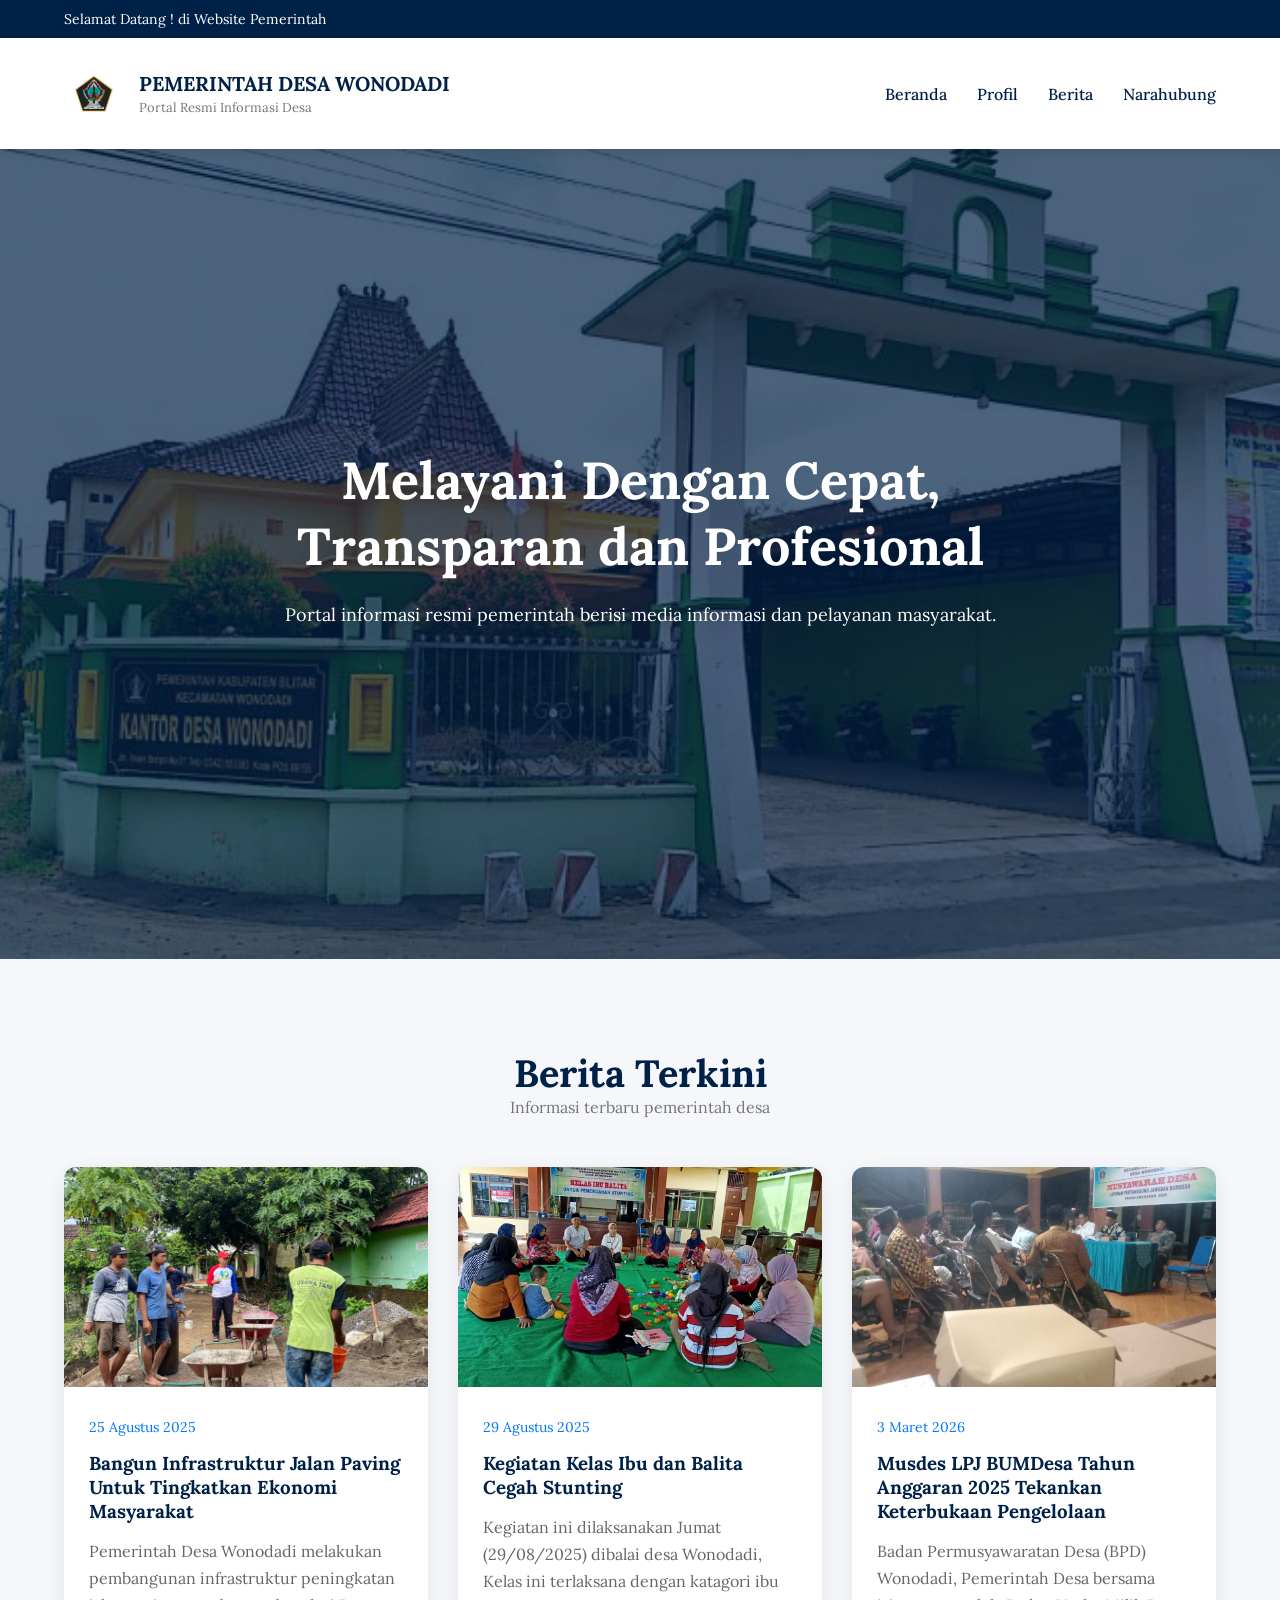
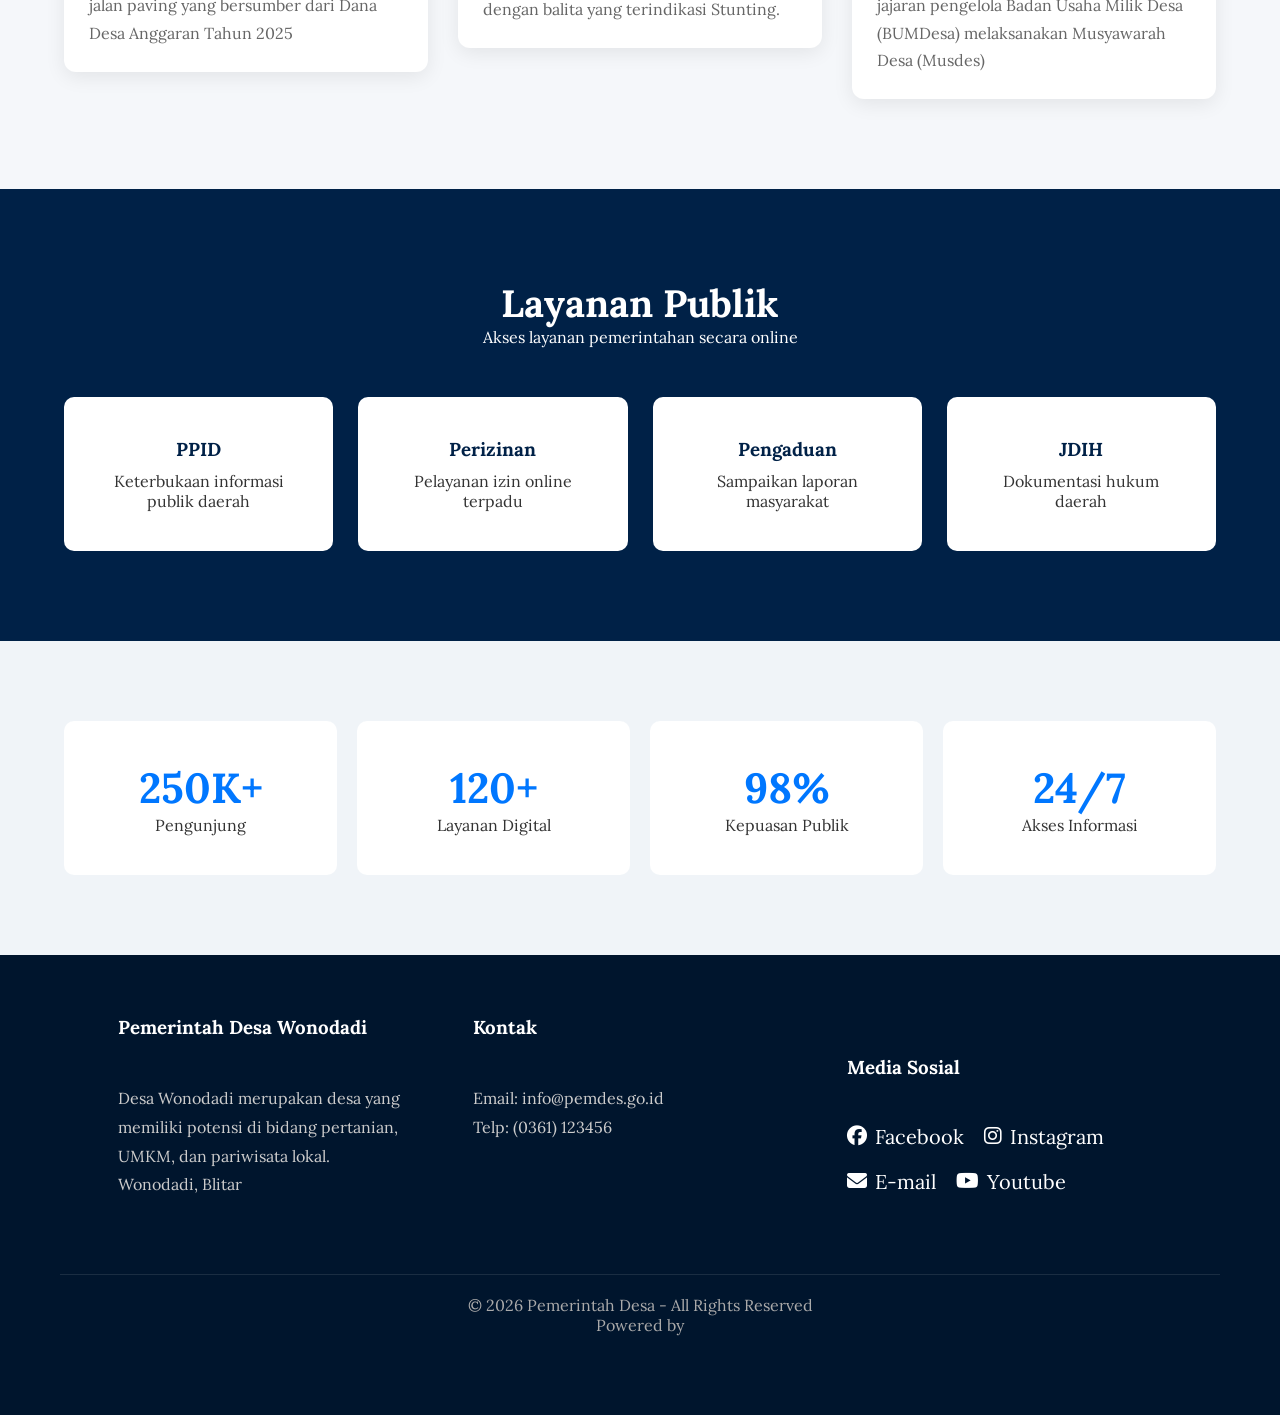
<file: UTS.1/html/index.html>
<!DOCTYPE html>
<html lang="id">
<head>
    <meta charset="UTF-8">
    <meta name="viewport" content="width=device-width, initial-scale=1.0">
    <title>Pemerintah Desa</title>

    <link rel="stylesheet" href="../css/style.css">
   

    <link href="https://fonts.googleapis.com/css2?family=Lora:wght@300;400;500;600;700&display=swap" rel="stylesheet">
    <link rel="stylesheet" href="https://cdnjs.cloudflare.com/ajax/libs/font-awesome/6.5.1/css/all.min.css">

</head>
<body>

    <!-- TOPBAR -->
    <div class="topbar">
        <div class="container">
            <p> Selamat Datang ! di Website Pemerintah </p>
        </div>
    </div>

    <!-- HEADER -->
    <header>
        <div class="container header-container">

            <div class="logo">
                <img src="../foto/pemkab.jpeg" alt="pemkab">
                <div>
                    <h1>PEMERINTAH DESA WONODADI</h1>
                    <span>Portal Resmi Informasi Desa</span>
                </div>
            </div>
 <!-- HAMBURGER -->
        <div class="hamburger" id="hamburger">
            <i class="fa-solid fa-bars"></i>
        </div>

            <nav id="nav-menu">
                <ul>
                    <li><a href="#">Beranda</a></li>
                    <li><a href="profil.html">Profil</a></li>
                    <li><a href="berita.html">Berita</a></li>
                    <li><a href="person.html">Narahubung</a></li>
                </ul>
            </nav>

        </div>
    </header>

    <!-- HERO -->
    <section class="hero">
        <div class="overlay"></div>

        <div class="hero-content">
            <h2>Melayani Dengan Cepat, Transparan dan Profesional</h2>
            <p>
                Portal informasi resmi pemerintah berisi media informasi dan pelayanan masyarakat.
     
            </p>
        </div>
    </section>

    <!-- BERITA -->
    <section class="news">
        <div class="container">

            <div class="section-title">
                <h2>Berita Terkini</h2>
                <p>Informasi terbaru pemerintah desa</p>
            </div>

            <div class="news-grid">
                <a href="../artikel/artikel1.html" class="card-link">
                <div class="card">
                    <img src="../foto/gotongroyong.jpg" alt="pembangunan Desa">
                    <div class="card-body">
                        <span>25 Agustus 2025</span>
                        <h3>Bangun Infrastruktur Jalan Paving Untuk Tingkatkan Ekonomi Masyarakat</b></h3></h3>
                        <p>
                             Pemerintah Desa Wonodadi melakukan pembangunan infrastruktur peningkatan jalan paving yang bersumber dari Dana Desa Anggaran Tahun 2025
                        </p>
                    </div>
                </div>
                </a>
                <a href="../artikel/artikel2.html" class="card-link">
                <div class="card">
                    <img src="../foto/balita.jpg" alt="Balita">
                    <div class="card-body">
                        <span>29 Agustus 2025</span>
                        <h3>Kegiatan Kelas Ibu dan Balita Cegah Stunting</h3>
                        <p>
                            Kegiatan ini dilaksanakan Jumat (29/08/2025) dibalai desa Wonodadi, 
                             Kelas ini terlaksana dengan katagori ibu dengan balita yang terindikasi Stunting.
                           
                        </p>
                    </div>
                </div>
                </a>
                <a href="../artikel/artikel3.html" class="card-link">
                <div class="card">
                    <img src="../foto/musdes.jpg" alt="Musdes">
                    <div class="card-body">
                        <span>3 Maret 2026</span>
                        <h3>Musdes LPJ BUMDesa Tahun Anggaran 2025 Tekankan Keterbukaan Pengelolaan</h3>
                        <p>
                           Badan Permusyawaratan Desa (BPD) Wonodadi, Pemerintah Desa bersama jajaran 
                           pengelola Badan Usaha Milik Desa (BUMDesa) melaksanakan Musyawarah Desa (Musdes)

                        </p>
                    </div>
                </div>
                </a>

            </div>

        </div>
    </section>

    <!-- LAYANAN -->
    <section class="services">

        <div class="container">

            <div class="section-title white">
                <h2>Layanan Publik</h2>
                <p>Akses layanan pemerintahan secara online</p>
            </div>

            <div class="service-grid">

                <div class="service-box">
                    <h3>PPID</h3>
                    <p>Keterbukaan informasi publik daerah</p>
                </div>

                <div class="service-box">
                    <h3>Perizinan</h3>
                    <p>Pelayanan izin online terpadu</p>
                </div>

                <div class="service-box">
                    <h3>Pengaduan</h3>
                    <p>Sampaikan laporan masyarakat</p>
                </div>

                <div class="service-box">
                    <h3>JDIH</h3>
                    <p>Dokumentasi hukum daerah</p>
                </div>

            </div>

        </div>

    </section>

    <!-- STATISTIK -->
    <section class="stats">

        <div class="container stats-grid">

            <div class="stat-item">
                <h2>250K+</h2>
                <p>Pengunjung</p>
            </div>

            <div class="stat-item">
                <h2>120+</h2>
                <p>Layanan Digital</p>
            </div>

            <div class="stat-item">
                <h2>98%</h2>
                <p>Kepuasan Publik</p>
            </div>

            <div class="stat-item">
                <h2>24/7</h2>
                <p>Akses Informasi</p>
            </div>

        </div>

    </section>

    <!-- FOOTER -->
    <footer>

        <div class="container footer-grid">

            <div>
                <h3>Pemerintah Desa Wonodadi</h3>
                <p>
                    Desa Wonodadi merupakan desa yang memiliki potensi di bidang
            pertanian, UMKM, dan pariwisata lokal. <br>
                    Wonodadi, Blitar
                </p>
            </div>

            <div>
                <h3>Kontak</h3>
                <p>Email: info@pemdes.go.id</p>
                <p>Telp: (0361) 123456</p>
            </div>
            <section class="social-media"><div>
                <h3>Media Sosial</h3>
               <div class="social-icons">
                    <a href="https://www.facebook.com/BPDwonodadiTanjungsari" target="_blank" class="social-item"><i class="fa-brands fa-facebook"></i><span>Facebook</span></a>
                    <a href="https://www.instagram.com/pemdes.wonodadi/" target="_blank" class="social-item"><i class="fa-brands fa-instagram"></i><span>Instagram</span></a>
                    <a href="https://desawonodadi@gmail.com" target="_blank" class="social-item"><i class="fa-solid fa-envelope"></i><span>E-mail</span></a>
                    <a href="https://www.youtube.com/@mediawonodadi" target="_blank" class="social-item"><i class="fa-brands fa-youtube"></i><span>Youtube</span></a>
    
            </div>
</section>
            
        </div>

        <div class="copyright">
            © 2026 Pemerintah Desa - All Rights Reserved
            <p>Powered by <a href="https://www.instagram.com/litwith.chaan?igsh=MTFtcGF3N3ZjeTM5NA==" target="_blank"></a></p>
        </div>

    </footer>
    <script>
const hamburger = document.getElementById("hamburger");
const menu = document.getElementById("menu");

hamburger.addEventListener("click", () => {
    menu.classList.toggle("active");
});
</script>
</body>
</html>
</file>
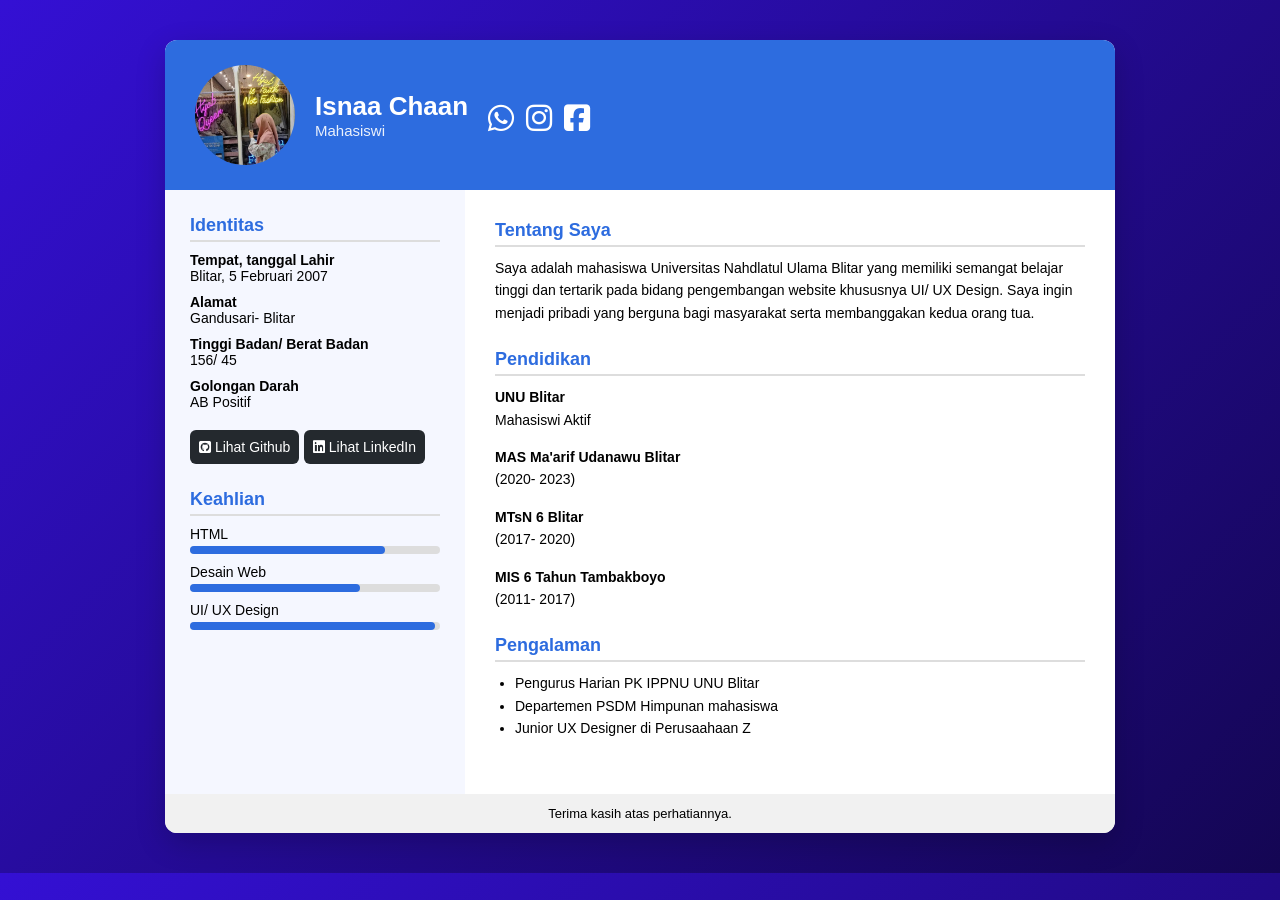
<file: cv/CV.html>
<!DOCTYPE html>
<html lang="id">
<head>
    <meta charset="UTF-8">
    <meta name="viewport" content="width=device-width, initial-scale=1.0">
    <title> CV Online- Isnaa Chaan</title>
    <link rel="stylesheet" href="https://cdnjs.cloudflare.com/ajax/libs/font-awesome/6.5.0/css/all.min.css">
    <link rel="stylesheet" href="css/style.css">
 
</head>

<body>
    
    <div class="cv-container">
         <div class="header">
             <img src="image/maltoz.jpg" alt="Foto Profil" width="300" height="250" class="profil-img">
                <div>
                     <div class="name"> Isnaa Chaan</div>
                     <div class="job">Mahasiswi</div>
                </div>

               <div class="social-icons">

                <a href="https://wa.me/6285729354378" target="_blank"><i class="fa-brands fa-whatsapp"></i> 
                    </a>
                <a href="https://www.instagram.com/litwith.chaan?utm_source=ig_web_button_share_sheet&igsh=ZDNlZDc0MzIxNw==" target="_blank" ><i class="fa-brands fa-instagram"></i>
                    </a>
                <a href="https://www.facebook.com/isna.diyah.2025/" target="_blank "><i class="fa-brands fa-square-facebook"></i>
                </a>

                </div>
                
          </div>

        <div class="main">
            <div class="left">
                <div class="section">
                     <h2>Identitas</h2>

                        <div class="info"><b>Tempat, tanggal Lahir</b><br>Blitar, 5 Februari 2007</div>
                        <div class="info"><b>Alamat</b><br>Gandusari- Blitar</div>
                        <div class="info"><b>Tinggi Badan/ Berat Badan</b><br>156/ 45</div>
                        <div class="info"><b>Golongan Darah</b><br>AB Positif</div>

                          <a href="https://github.com/IsnaaChaansukauangg67" target="-blank" class="github-btn">
                            <i class="fa-brands fa-square-github"></i> Lihat Github
                          </a>
                          <a href="https://www.linkedin.com/in/isna-diah-ayu-n-h-8087a8280/" target="-balnk" class="linkedin-btn">
                            <i class="fa-brands fa-linkedin"></i> Lihat LinkedIn
                          </a>
                    
                </div>

                <div class="section">
                     <h2>Keahlian</h2>

                     <div class="skill">
                          HTML 
                            <div class="bar">
                            <div class="fill" 
                                style="width: 78%;">
                            </div>
                            </div>
                            </div>

                     <div class="skill">
                            Desain Web 
                                <div class=" bar">
                                <div class="fill"
                                     style="width: 68%">
                                </div>
                                </div>
                                </div>

                    <div class="skill">
                            UI/ UX Design 
                                <div class="bar">
                                <div class="fill"
                                     style="width: 98%;">
                                </div>
                                </div>
                                </div>
                </div>
            </div>
    
             <div class="right">
                    <div class="section">
                    <h2>Tentang Saya</h2>
                        <p>
                         Saya adalah mahasiswa Universitas Nahdlatul Ulama Blitar yang memiliki
                            semangat belajar tinggi dan tertarik pada bidang pengembangan website khususnya
                            UI/ UX Design. Saya ingin menjadi pribadi yang berguna bagi
                            masyarakat serta membanggakan kedua orang tua.

                        </p>
                    </div>

                    <div class="section">
                        <h2>Pendidikan</h2>
                            <p>
                                <b>UNU Blitar</b><br>Mahasiswi Aktif
                            </p>
                            <p> 
                                <b>MAS Ma'arif Udanawu Blitar</b><br>(2020- 2023)
                            </p>
                            <p>
                                <b>MTsN 6 Blitar</b><br>(2017- 2020)
                            </p>
                            <p>
                                <b>MIS 6 Tahun Tambakboyo</b><br>(2011- 2017)
                            </p>
                    </div>

                    <div class="section">
                        <h2>Pengalaman</h2>

                        <ul>
                           
                            <li>Pengurus Harian PK IPPNU UNU Blitar</li>
                            <li>Departemen PSDM Himpunan mahasiswa</li>
                            <li>Junior UX Designer di Perusaahaan Z</li>
                        </ul>

                    </div>
                </div>
        </div>

    <div class="footer">
       Terima kasih atas perhatiannya.
    </div>

 </div>

</body>

</html>
</file>
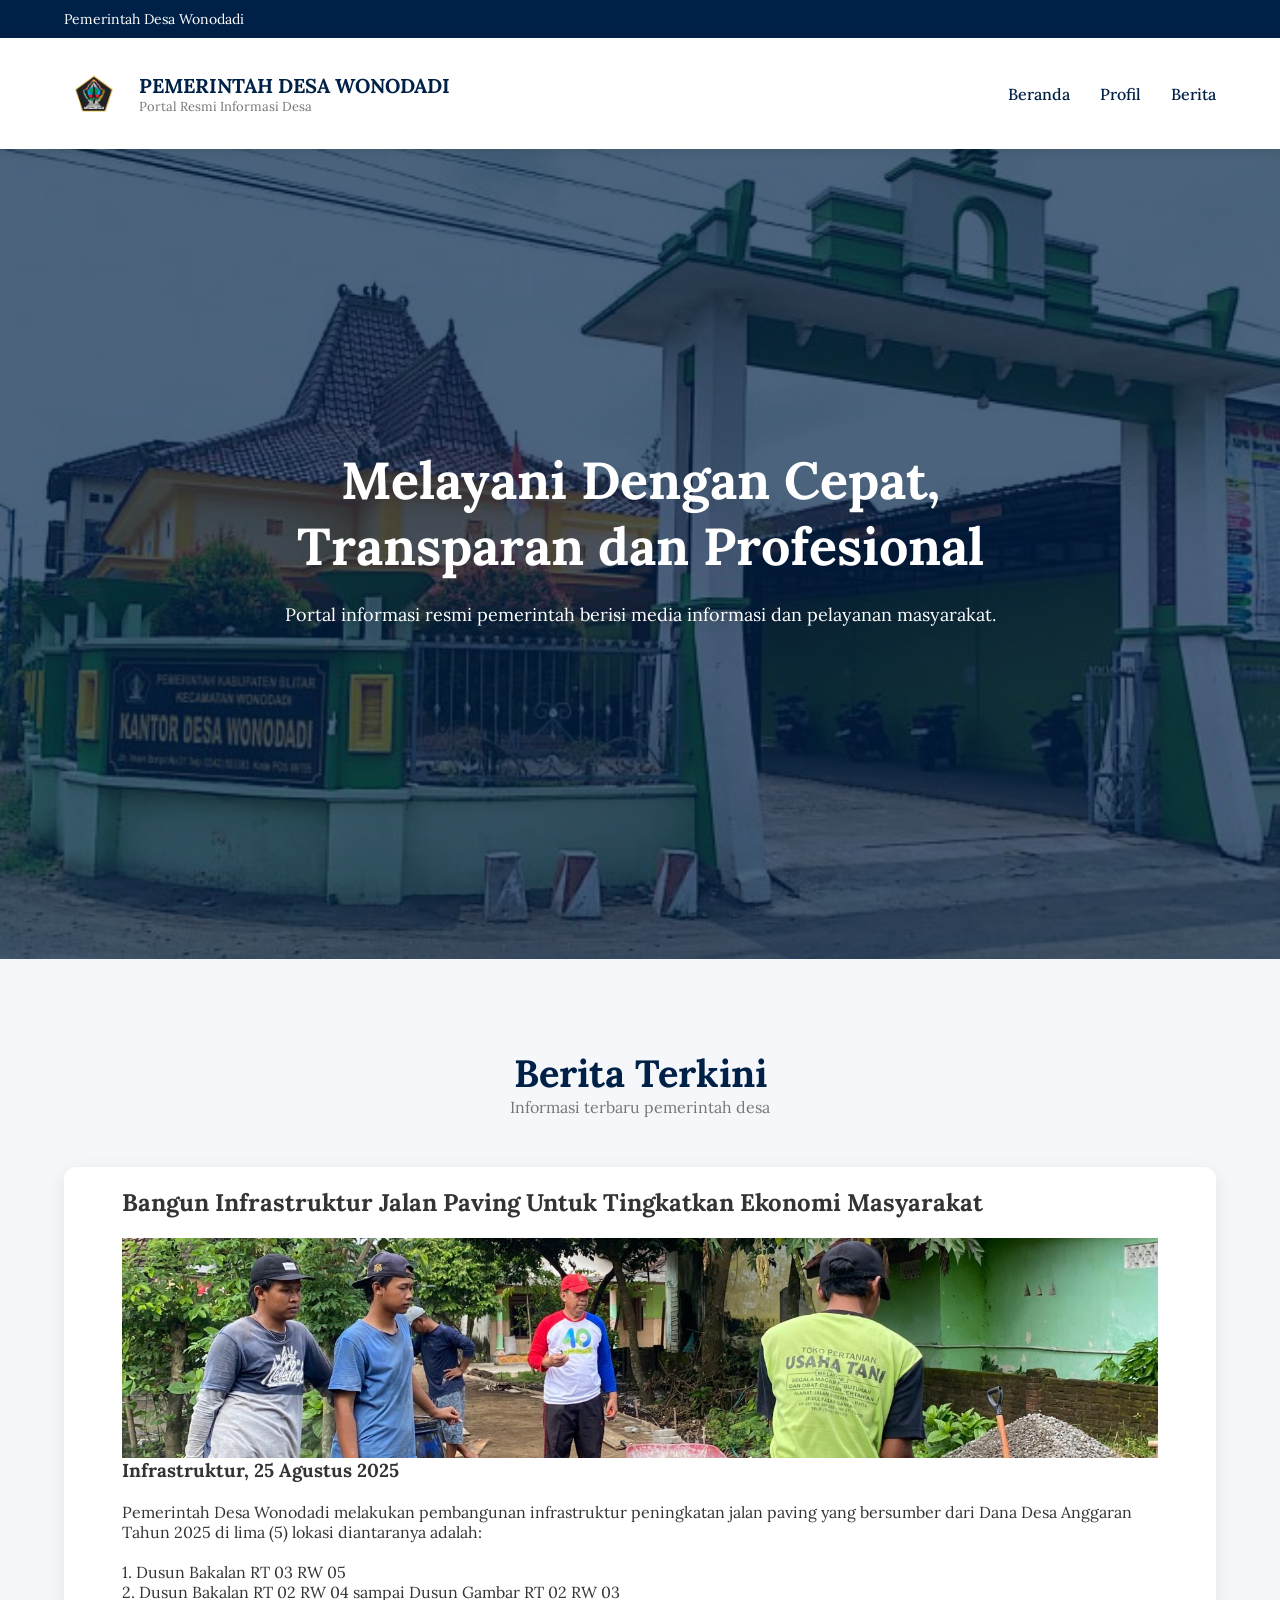
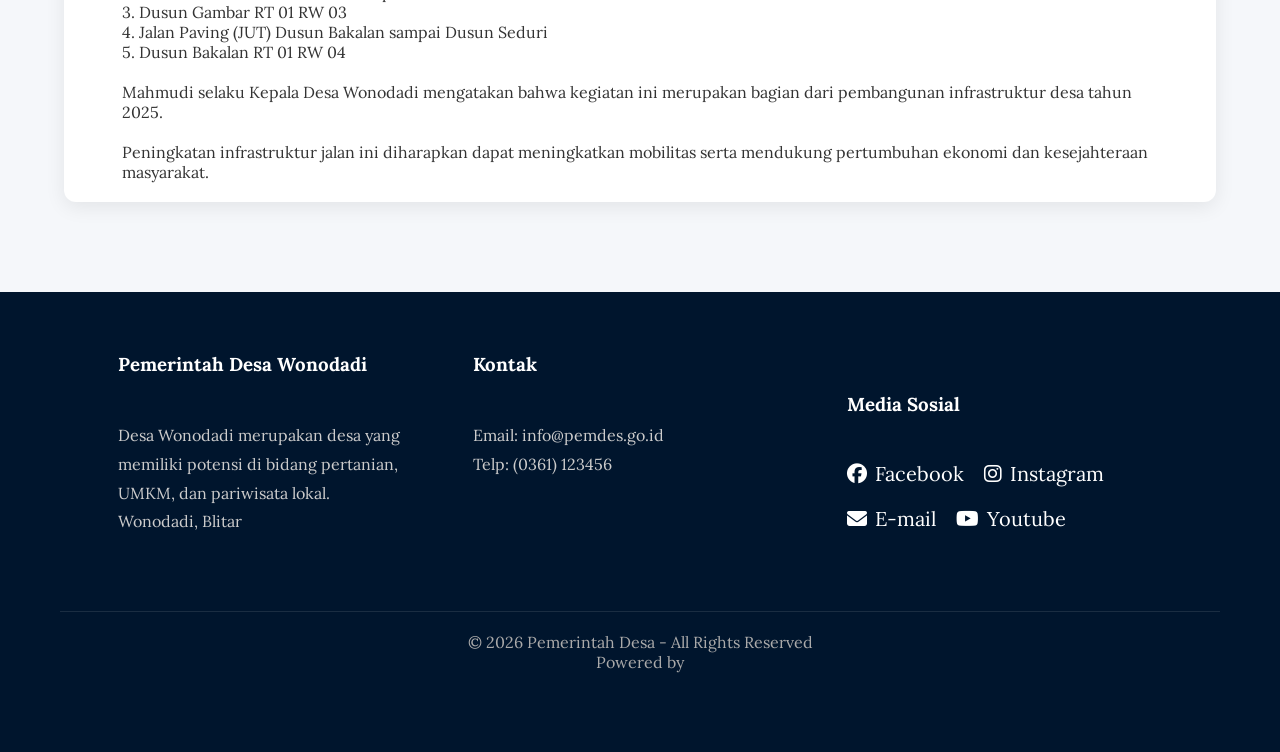
<file: UTS.1/artikel/artikel1.html>
</body>
</html>
<!DOCTYPE html>
<html lang="id">
<head>
    <meta charset="UTF-8">
    <meta name="viewport" content="width=device-width, initial-scale=1.0">
    <title>Pemerintah Desa</title>

    <link rel="stylesheet" href="../css/style.css">

    <link href="https://fonts.googleapis.com/css2?family=Lora:wght@300;400;500;600;700&display=swap" rel="stylesheet">
    <link rel="stylesheet" href="https://cdnjs.cloudflare.com/ajax/libs/font-awesome/6.5.1/css/all.min.css">

</head>
<body>

    <!-- TOPBAR -->
    <div class="topbar">
        <div class="container">
            <p> Pemerintah Desa Wonodadi</p>
        </div>
    </div>

    <!-- HEADER -->
    <header>
        <div class="container header-container">

            <div class="logo">
                <img src="../foto/pemkab.jpeg" alt="pemkab">
                <div>
                    <h1>PEMERINTAH DESA WONODADI</h1>
                    <span>Portal Resmi Informasi Desa</span>
                </div>
            </div>

            <nav>
                <ul>
                    <li><a href="../html/index.html">Beranda</a></li>
                    <li><a href="../html/profil.html">Profil</a></li>
                    <li><a href="../html/berita.html">Berita</a></li>
                   
                </ul>
            </nav>

        </div>
    </header>

    <!-- HERO -->
    <section class="hero">
        <div class="overlay"></div>

        <div class="hero-content">
            <h2>Melayani Dengan Cepat, Transparan dan Profesional</h2>
            <p>
                Portal informasi resmi pemerintah berisi media informasi dan pelayanan masyarakat.
     
            </p>
        </div>
    </section>

    <!-- BERITA -->
    <section class="news">
        <div class="container">

            <div class="section-title">
                <h2>Berita Terkini</h2>
                <p>Informasi terbaru pemerintah desa</p>
            </div>

            <div class="news-grid">

                <div class="card">
                    <!-- MAIN CONTENT -->
    <main class="container">
        <section class="content">
            <br>
            <h2>Bangun Infrastruktur Jalan Paving Untuk Tingkatkan Ekonomi Masyarakat</h2>
            <br>
            <article class="news-item" id="gotong">
                <img src="../foto/gotongroyong.jpg" alt="Kegiatan pembangunan di Desa Wonodadi" width="360px">

                <h3>Infrastruktur, 25 Agustus 2025</h3>
               
                <p><br>
                    Pemerintah Desa Wonodadi melakukan pembangunan infrastruktur peningkatan jalan paving yang bersumber dari Dana Desa Anggaran Tahun 2025 di lima (5) lokasi diantaranya adalah:
                    <br><br>
                    1. Dusun Bakalan RT 03 RW 05<br>
                    2. Dusun Bakalan RT 02 RW 04 sampai Dusun Gambar RT 02 RW 03<br>
                    3. Dusun Gambar RT 01 RW 03<br>
                    4. Jalan Paving (JUT) Dusun Bakalan sampai Dusun Seduri<br>
                    5. Dusun Bakalan RT 01 RW 04
                    <br><br>
                    Mahmudi selaku Kepala Desa Wonodadi mengatakan bahwa kegiatan ini merupakan bagian dari pembangunan infrastruktur desa tahun 2025.
                    <br><br>
                    Peningkatan infrastruktur jalan ini diharapkan dapat meningkatkan mobilitas serta mendukung pertumbuhan ekonomi dan kesejahteraan masyarakat.
                    <br>
                </p>
            </article>
<br>
        </section>
    </main>
            </div>

        </div>
    </section>

    
    <!-- FOOTER -->
    <footer>

        <div class="container footer-grid">

            <div>
                <h3>Pemerintah Desa Wonodadi</h3>
                <p>
                    Desa Wonodadi merupakan desa yang memiliki potensi di bidang
            pertanian, UMKM, dan pariwisata lokal. <br>
                    Wonodadi, Blitar
                </p>
            </div>

            <div>
                <h3>Kontak</h3>
                <p>Email: info@pemdes.go.id</p>
                <p>Telp: (0361) 123456</p>
            </div>
            <section class="social-media"><div>
                <h3>Media Sosial</h3>
               <div class="social-icons">
                    <a href="https://www.facebook.com/BPDwonodadiTanjungsari" target="_blank" class="social-item"><i class="fa-brands fa-facebook"></i><span>Facebook</span></a>
                    <a href="https://www.instagram.com/pemdes.wonodadi/" target="_blank" class="social-item"><i class="fa-brands fa-instagram"></i><span>Instagram</span></a>
                    <a href="https://desawonodadi@gmail.com" target="_blank" class="social-item"><i class="fa-solid fa-envelope"></i><span>E-mail</span></a>
                    <a href="https://www.youtube.com/@mediawonodadi" target="_blank" class="social-item"><i class="fa-brands fa-youtube"></i><span>Youtube</span></a>
    
            </div>
</section>
            
        </div>

        <div class="copyright">
            © 2026 Pemerintah Desa - All Rights Reserved
            <p>Powered by <a href="https://www.instagram.com/litwith.chaan?igsh=MTFtcGF3N3ZjeTM5NA==" target="_blank"></a></p>
        </div>

    </footer>

</body>
</html>
</file>
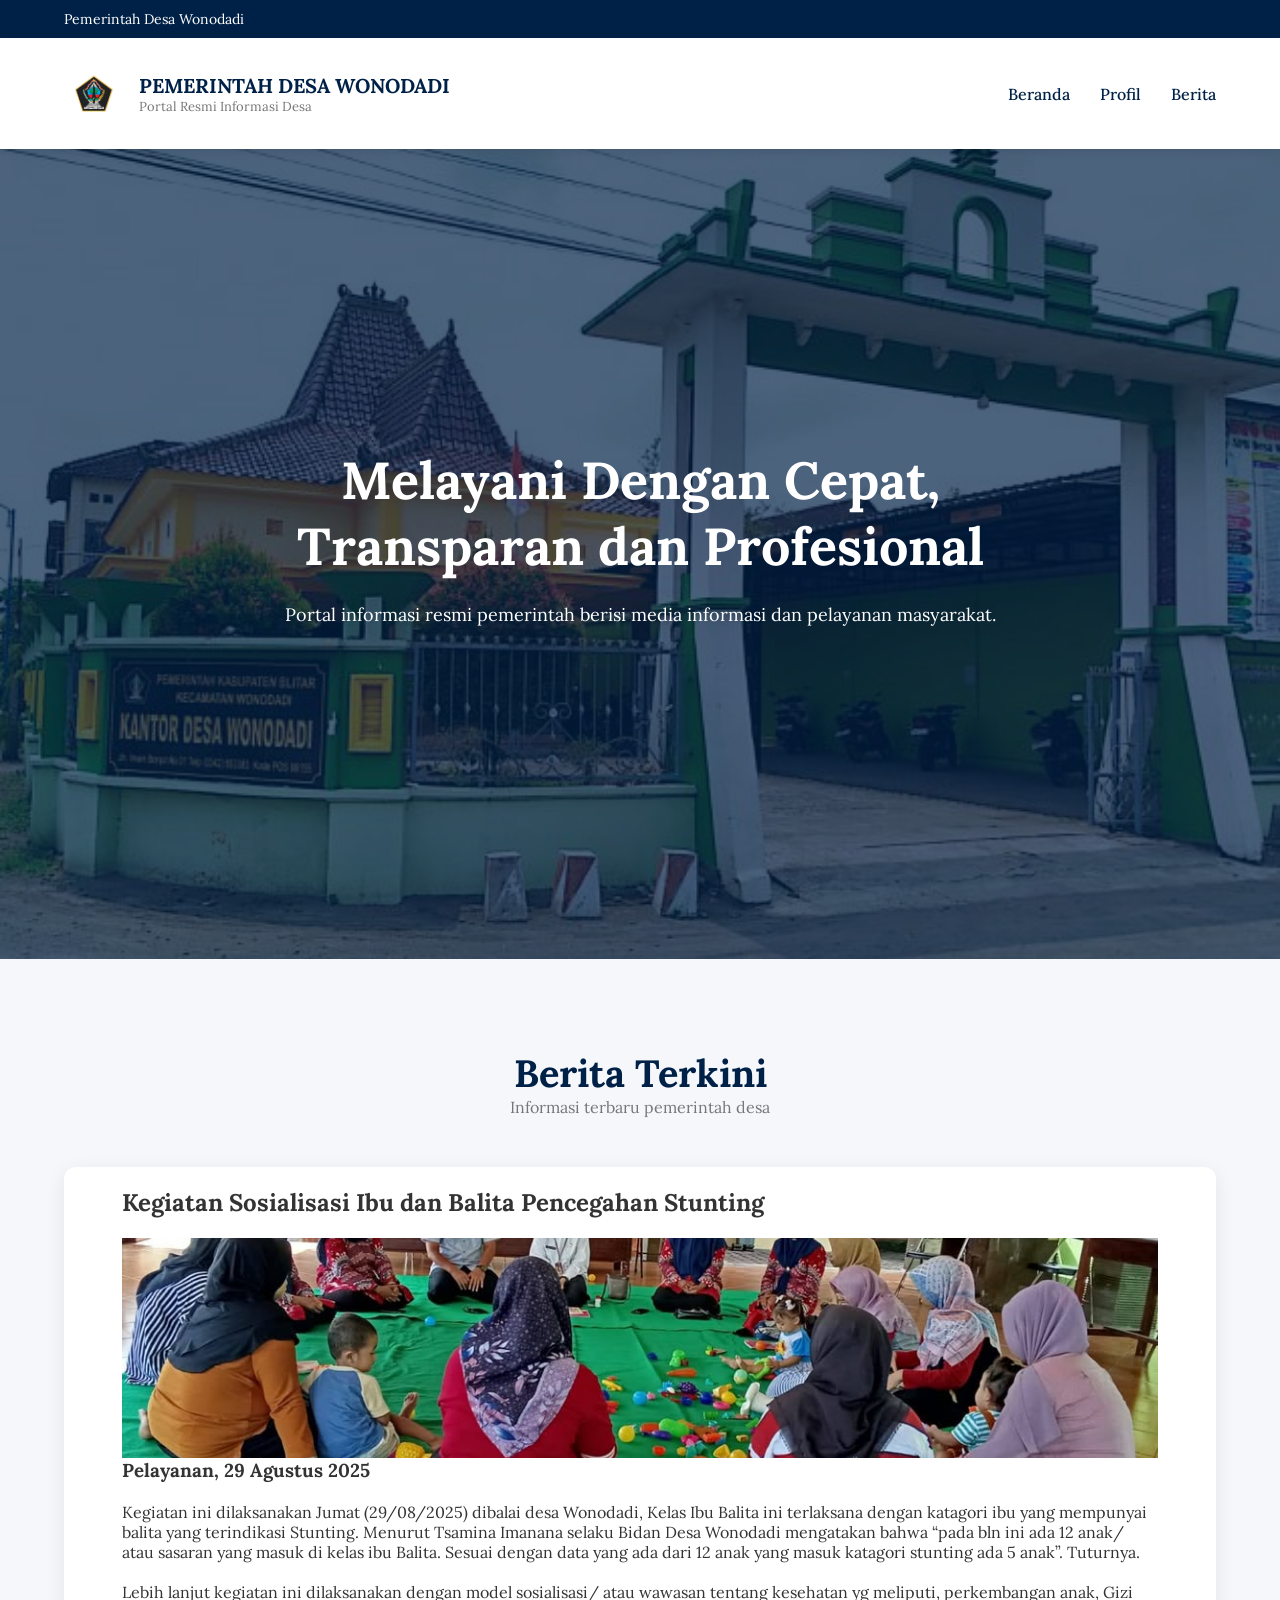
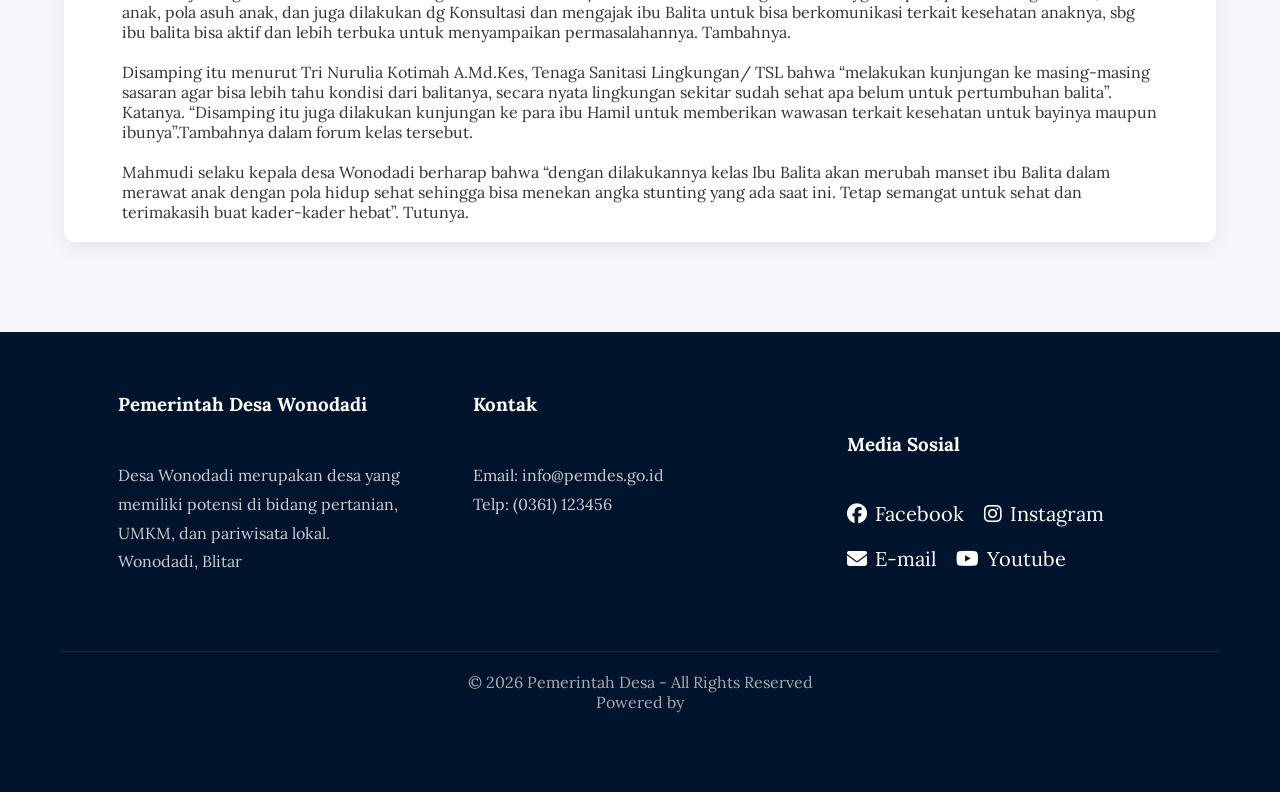
<file: UTS.1/artikel/artikel2.html>
</body>
</html>
<!DOCTYPE html>
<html lang="id">
<head>
    <meta charset="UTF-8">
    <meta name="viewport" content="width=device-width, initial-scale=1.0">
    <title>Pemerintah Desa</title>

    <link rel="stylesheet" href="../css/style.css">

    <link href="https://fonts.googleapis.com/css2?family=Lora:wght@300;400;500;600;700&display=swap" rel="stylesheet">
    <link rel="stylesheet" href="https://cdnjs.cloudflare.com/ajax/libs/font-awesome/6.5.1/css/all.min.css">

</head>
<body>

    <!-- TOPBAR -->
    <div class="topbar">
        <div class="container">
            <p> Pemerintah Desa Wonodadi</p>
        </div>
    </div>

    <!-- HEADER -->
    <header>
        <div class="container header-container">

            <div class="logo">
                <img src="../foto/pemkab.jpeg" alt="pemkab">
                <div>
                    <h1>PEMERINTAH DESA WONODADI</h1>
                    <span>Portal Resmi Informasi Desa</span>
                </div>
            </div>

            <nav>
                <ul>
                    <li><a href="../html/index.html">Beranda</a></li>
                    <li><a href="../html/profil.html">Profil</a></li>
                    <li><a href="../html/berita.html">Berita</a></li>
                   
                </ul>
            </nav>

        </div>
    </header>

    <!-- HERO -->
    <section class="hero">
        <div class="overlay"></div>

        <div class="hero-content">
            <h2>Melayani Dengan Cepat, Transparan dan Profesional</h2>
            <p>
                Portal informasi resmi pemerintah berisi media informasi dan pelayanan masyarakat.
     
            </p>
        </div>
    </section>

    <!-- BERITA -->
    <section class="news">
        <div class="container">

            <div class="section-title">
                <h2>Berita Terkini</h2>
                <p>Informasi terbaru pemerintah desa</p>
            </div>

            <div class="news-grid">

                <div class="card">
                    <!-- MAIN CONTENT -->
    <main class="container">
        <section class="content">
            <br>
            <h2>Kegiatan Sosialisasi Ibu dan Balita Pencegahan Stunting</h2>
            <br>
            <article class="news-item" id="balita">
               <img src="../foto/balita.jpg" alt="Kegiatan Kelas Ibu Balita">
                <h3>Pelayanan, 29 Agustus 2025</h3>
               
                <p><br>
                     Kegiatan ini dilaksanakan Jumat (29/08/2025) dibalai desa Wonodadi, Kelas Ibu Balita ini terlaksana dengan katagori ibu yang mempunyai balita yang terindikasi Stunting. Menurut Tsamina Imanana selaku Bidan Desa Wonodadi mengatakan bahwa “pada bln ini ada 12 anak/ atau sasaran yang masuk di kelas ibu Balita. Sesuai dengan data yang ada dari 12 anak yang masuk katagori stunting ada 5 anak”. Tuturnya.</br>
            <br>Lebih lanjut kegiatan ini dilaksanakan dengan model sosialisasi/ atau wawasan tentang kesehatan yg meliputi, perkembangan anak, Gizi anak, pola asuh anak, dan juga dilakukan dg Konsultasi dan mengajak ibu Balita untuk bisa berkomunikasi terkait kesehatan anaknya, sbg ibu balita bisa aktif dan lebih terbuka untuk menyampaikan permasalahannya. Tambahnya.</br>
            <br>Disamping itu menurut Tri Nurulia Kotimah A.Md.Kes, Tenaga Sanitasi Lingkungan/ TSL bahwa “melakukan kunjungan ke masing-masing sasaran agar bisa lebih tahu kondisi dari balitanya, secara nyata lingkungan sekitar sudah sehat apa belum untuk pertumbuhan balita”. Katanya. “Disamping itu juga dilakukan kunjungan ke para ibu Hamil untuk memberikan wawasan terkait kesehatan untuk bayinya maupun ibunya”.Tambahnya dalam forum kelas tersebut.</br>
            <br>Mahmudi selaku kepala desa Wonodadi berharap bahwa “dengan dilakukannya kelas Ibu Balita akan merubah manset ibu Balita dalam merawat anak dengan pola hidup sehat sehingga bisa menekan angka stunting yang ada saat ini. Tetap semangat untuk sehat dan terimakasih buat kader-kader hebat”. Tutunya.

                </p>
            </article>
<br>
        </section>
    </main>
            </div>

        </div>
    </section>

    
    <!-- FOOTER -->
    <footer>

        <div class="container footer-grid">

            <div>
                <h3>Pemerintah Desa Wonodadi</h3>
                <p>
                    Desa Wonodadi merupakan desa yang memiliki potensi di bidang
            pertanian, UMKM, dan pariwisata lokal. <br>
                    Wonodadi, Blitar
                </p>
            </div>

            <div>
                <h3>Kontak</h3>
                <p>Email: info@pemdes.go.id</p>
                <p>Telp: (0361) 123456</p>
            </div>
            <section class="social-media"><div>
                <h3>Media Sosial</h3>
               <div class="social-icons">
                    <a href="https://www.facebook.com/BPDwonodadiTanjungsari" target="_blank" class="social-item"><i class="fa-brands fa-facebook"></i><span>Facebook</span></a>
                    <a href="https://www.instagram.com/pemdes.wonodadi/" target="_blank" class="social-item"><i class="fa-brands fa-instagram"></i><span>Instagram</span></a>
                    <a href="https://desawonodadi@gmail.com" target="_blank" class="social-item"><i class="fa-solid fa-envelope"></i><span>E-mail</span></a>
                    <a href="https://www.youtube.com/@mediawonodadi" target="_blank" class="social-item"><i class="fa-brands fa-youtube"></i><span>Youtube</span></a>
    
            </div>
</section>
            
        </div>

        <div class="copyright">
            © 2026 Pemerintah Desa - All Rights Reserved
            <p>Powered by <a href="https://www.instagram.com/litwith.chaan?igsh=MTFtcGF3N3ZjeTM5NA==" target="_blank"></a></p>
        </div>

    </footer>

</body>
</html>
</file>
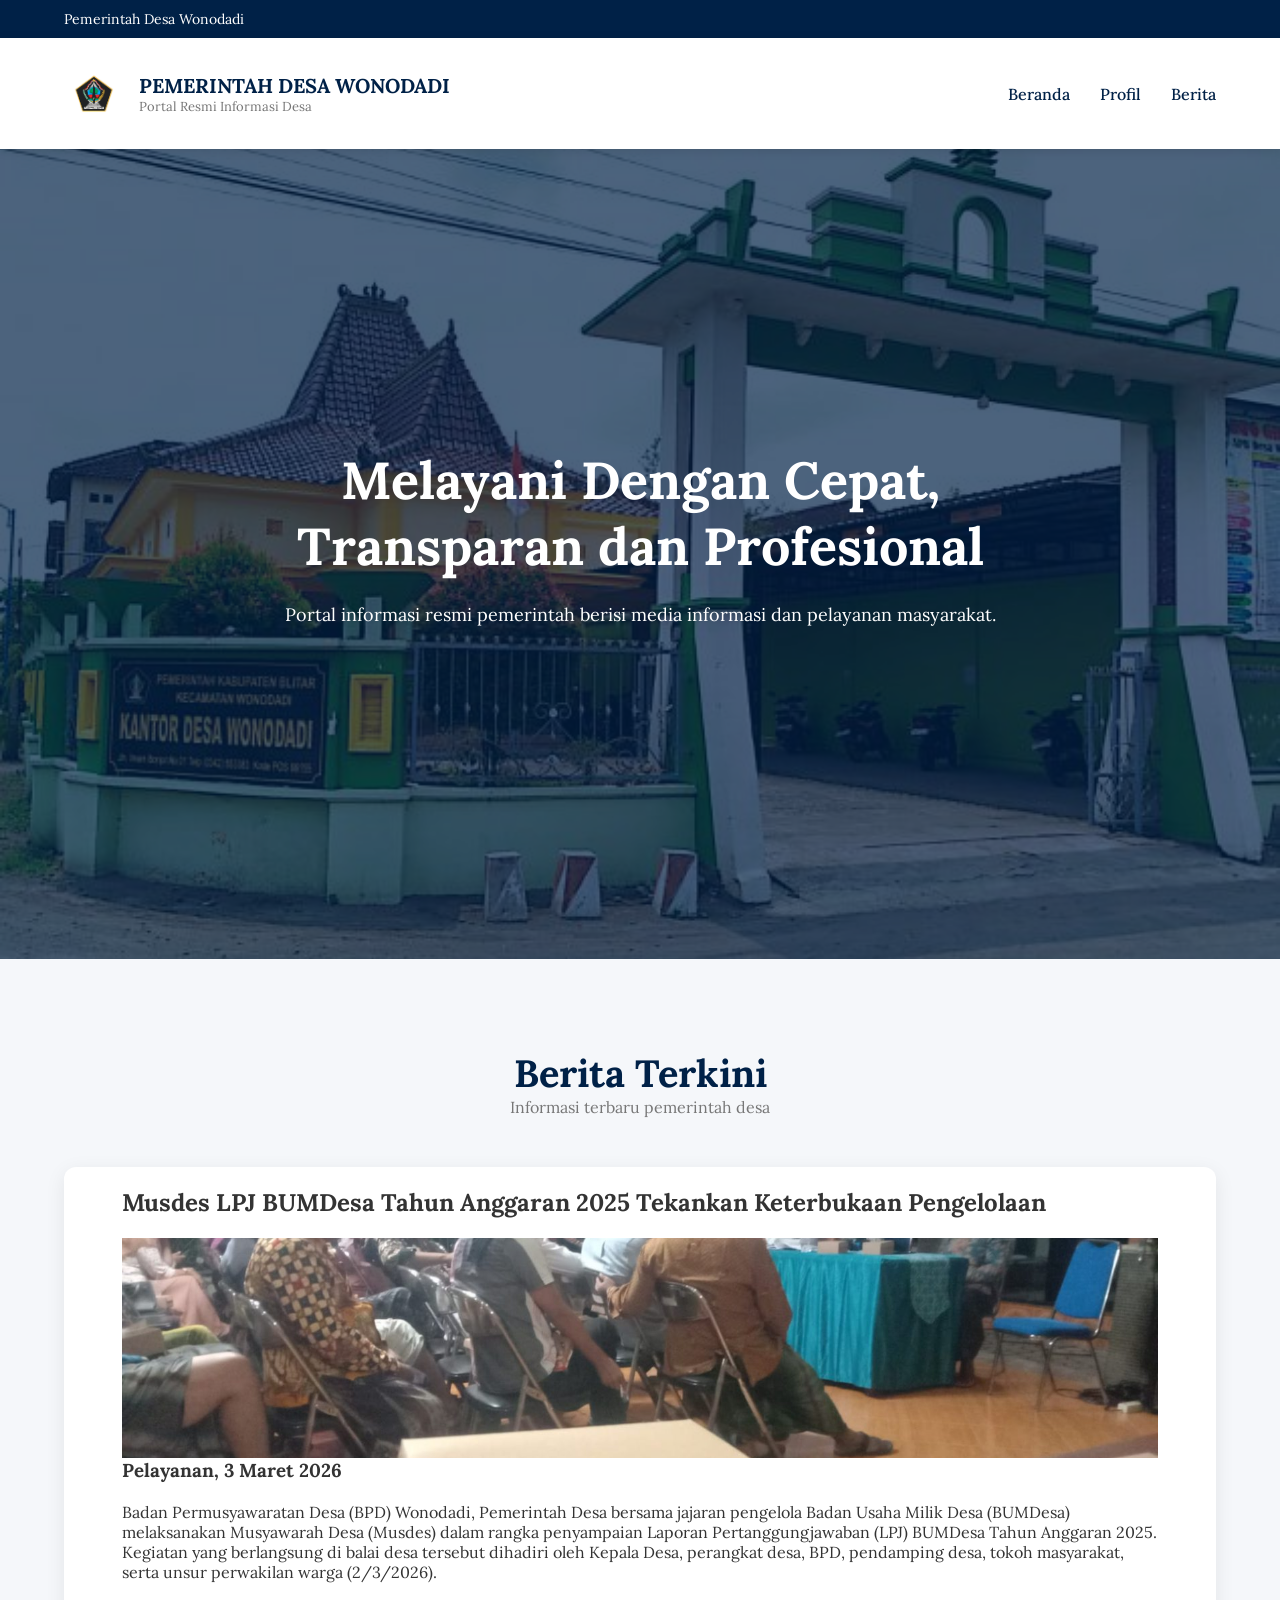
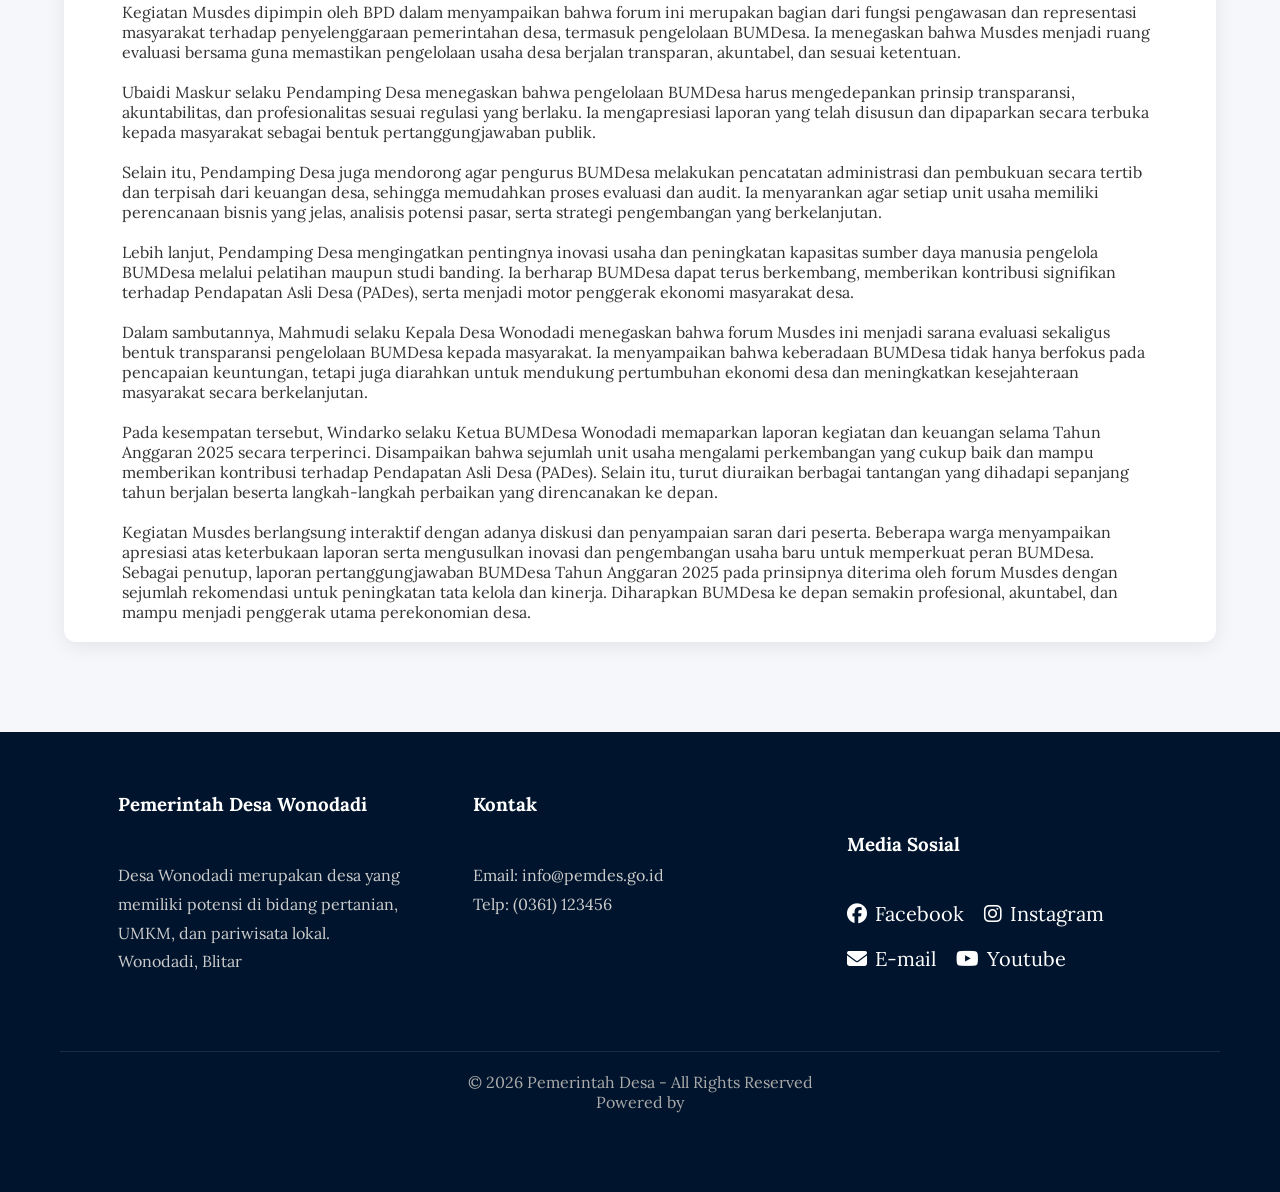
<file: UTS.1/artikel/artikel3.html>
</body>
</html>
<!DOCTYPE html>
<html lang="id">
<head>
    <meta charset="UTF-8">
    <meta name="viewport" content="width=device-width, initial-scale=1.0">
    <title>Pemerintah Desa</title>

    <link rel="stylesheet" href="../css/style.css">

    <link href="https://fonts.googleapis.com/css2?family=Lora:wght@300;400;500;600;700&display=swap" rel="stylesheet">
    <link rel="stylesheet" href="https://cdnjs.cloudflare.com/ajax/libs/font-awesome/6.5.1/css/all.min.css">

</head>
<body>

    <!-- TOPBAR -->
    <div class="topbar">
        <div class="container">
            <p> Pemerintah Desa Wonodadi</p>
        </div>
    </div>

    <!-- HEADER -->
    <header>
        <div class="container header-container">

            <div class="logo">
                <img src="../foto/pemkab.jpeg" alt="pemkab">
                <div>
                    <h1>PEMERINTAH DESA WONODADI</h1>
                    <span>Portal Resmi Informasi Desa</span>
                </div>
            </div>

            <nav>
                <ul>
                    <li><a href="../html/index.html">Beranda</a></li>
                    <li><a href="../html/profil.html">Profil</a></li>
                    <li><a href="../html/berita.html">Berita</a></li>
                   
                </ul>
            </nav>

        </div>
    </header>

    <!-- HERO -->
    <section class="hero">
        <div class="overlay"></div>

        <div class="hero-content">
            <h2>Melayani Dengan Cepat, Transparan dan Profesional</h2>
            <p>
                Portal informasi resmi pemerintah berisi media informasi dan pelayanan masyarakat.
     
            </p>
        </div>
    </section>

    <!-- BERITA -->
    <section class="news">
        <div class="container">

            <div class="section-title">
                <h2>Berita Terkini</h2>
                <p>Informasi terbaru pemerintah desa</p>
            </div>

            <div class="news-grid">

                <div class="card">
                    <!-- MAIN CONTENT -->
    <main class="container">
        <section class="content">
            <br>
            <h2>Musdes LPJ BUMDesa Tahun Anggaran 2025 Tekankan Keterbukaan Pengelolaan</h2>
            <br>
            <article class="news-item" id="balita">
                <img src="../foto/musdes.jpg" alt="Kegiatan Musdes Desa Wonodadi">
                    <h3>Pelayanan, 3 Maret 2026</h3>
               
                <p><h3></h3>
       
        <p>
           <br>Badan Permusyawaratan Desa (BPD) Wonodadi, Pemerintah Desa bersama jajaran pengelola Badan Usaha Milik Desa (BUMDesa) melaksanakan Musyawarah Desa (Musdes) dalam rangka penyampaian Laporan Pertanggungjawaban (LPJ) BUMDesa Tahun Anggaran 2025. Kegiatan yang berlangsung di balai desa tersebut dihadiri oleh Kepala Desa, perangkat desa, BPD, pendamping desa, tokoh masyarakat, serta unsur perwakilan warga (2/3/2026).</br>
            <br>Kegiatan Musdes dipimpin oleh BPD dalam menyampaikan bahwa forum ini merupakan bagian dari fungsi pengawasan dan representasi masyarakat terhadap penyelenggaraan pemerintahan desa, termasuk pengelolaan BUMDesa. Ia menegaskan bahwa Musdes menjadi ruang evaluasi bersama guna memastikan pengelolaan usaha desa berjalan transparan, akuntabel, dan sesuai ketentuan.</br>
           <br> Ubaidi Maskur selaku Pendamping Desa menegaskan bahwa pengelolaan BUMDesa harus mengedepankan prinsip transparansi, akuntabilitas, dan profesionalitas sesuai regulasi yang berlaku. Ia mengapresiasi laporan yang telah disusun dan dipaparkan secara terbuka kepada masyarakat sebagai bentuk pertanggungjawaban publik.</br>
            <br>Selain itu, Pendamping Desa juga mendorong agar pengurus BUMDesa melakukan pencatatan administrasi dan pembukuan secara tertib dan terpisah dari keuangan desa, sehingga memudahkan proses evaluasi dan audit. Ia menyarankan agar setiap unit usaha memiliki perencanaan bisnis yang jelas, analisis potensi pasar, serta strategi pengembangan yang berkelanjutan.</br>
            <br>Lebih lanjut, Pendamping Desa mengingatkan pentingnya inovasi usaha dan peningkatan kapasitas sumber daya manusia pengelola BUMDesa melalui pelatihan maupun studi banding. Ia berharap BUMDesa dapat terus berkembang, memberikan kontribusi signifikan terhadap Pendapatan Asli Desa (PADes), serta menjadi motor penggerak ekonomi masyarakat desa.</br>
            <br>Dalam sambutannya, Mahmudi selaku Kepala Desa Wonodadi menegaskan bahwa forum Musdes ini menjadi sarana evaluasi sekaligus bentuk transparansi pengelolaan BUMDesa kepada masyarakat. Ia menyampaikan bahwa keberadaan BUMDesa tidak hanya berfokus pada pencapaian keuntungan, tetapi juga diarahkan untuk mendukung pertumbuhan ekonomi desa dan meningkatkan kesejahteraan masyarakat secara berkelanjutan.</br>
            <br>Pada kesempatan tersebut, Windarko selaku Ketua BUMDesa Wonodadi memaparkan laporan kegiatan dan keuangan selama Tahun Anggaran 2025 secara terperinci. Disampaikan bahwa sejumlah unit usaha mengalami perkembangan yang cukup baik dan mampu memberikan kontribusi terhadap Pendapatan Asli Desa (PADes). Selain itu, turut diuraikan berbagai tantangan yang dihadapi sepanjang tahun berjalan beserta langkah-langkah perbaikan yang direncanakan ke depan.</br>
            <br>Kegiatan Musdes berlangsung interaktif dengan adanya diskusi dan penyampaian saran dari peserta. Beberapa warga menyampaikan apresiasi atas keterbukaan laporan serta mengusulkan inovasi dan pengembangan usaha baru untuk memperkuat peran BUMDesa.
            <br>Sebagai penutup, laporan pertanggungjawaban BUMDesa Tahun Anggaran 2025 pada prinsipnya diterima oleh forum Musdes dengan sejumlah rekomendasi untuk peningkatan tata kelola dan kinerja. Diharapkan BUMDesa ke depan semakin profesional, akuntabel, dan mampu menjadi penggerak utama perekonomian desa.


        </p>
                </p>
            </article>
<br>
        </section>
    </main>
            </div>

        </div>
    </section>

    
    <!-- FOOTER -->
    <footer>

        <div class="container footer-grid">

            <div>
                <h3>Pemerintah Desa Wonodadi</h3>
                <p>
                    Desa Wonodadi merupakan desa yang memiliki potensi di bidang
            pertanian, UMKM, dan pariwisata lokal. <br>
                    Wonodadi, Blitar
                </p>
            </div>

            <div>
                <h3>Kontak</h3>
                <p>Email: info@pemdes.go.id</p>
                <p>Telp: (0361) 123456</p>
            </div>
            <section class="social-media"><div>
                <h3>Media Sosial</h3>
               <div class="social-icons">
                    <a href="https://www.facebook.com/BPDwonodadiTanjungsari" target="_blank" class="social-item"><i class="fa-brands fa-facebook"></i><span>Facebook</span></a>
                    <a href="https://www.instagram.com/pemdes.wonodadi/" target="_blank" class="social-item"><i class="fa-brands fa-instagram"></i><span>Instagram</span></a>
                    <a href="https://desawonodadi@gmail.com" target="_blank" class="social-item"><i class="fa-solid fa-envelope"></i><span>E-mail</span></a>
                    <a href="https://www.youtube.com/@mediawonodadi" target="_blank" class="social-item"><i class="fa-brands fa-youtube"></i><span>Youtube</span></a>
    
            </div>
</section>
            
        </div>

        <div class="copyright">
            © 2026 Pemerintah Desa - All Rights Reserved
            <p>Powered by <a href="https://www.instagram.com/litwith.chaan?igsh=MTFtcGF3N3ZjeTM5NA==" target="_blank"></a></p>
        </div>

    </footer>

</body>
</html>
</file>
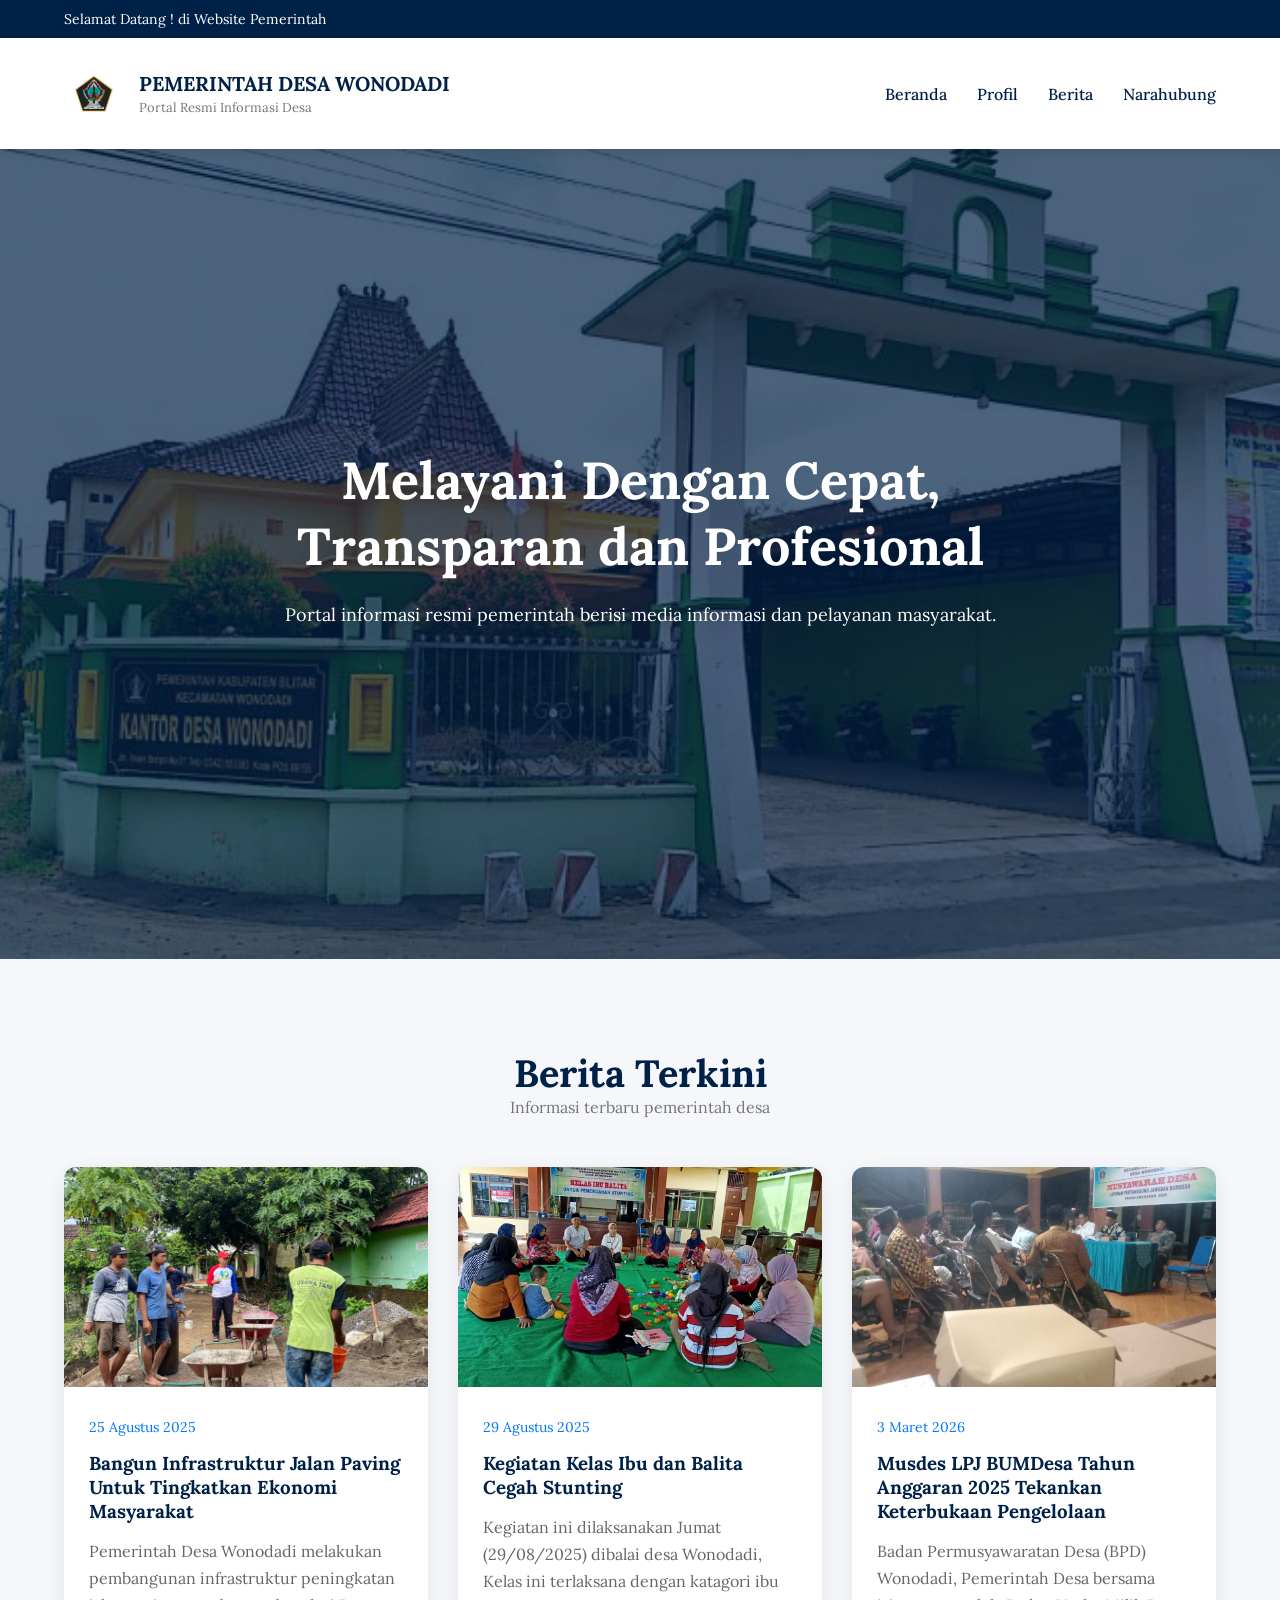
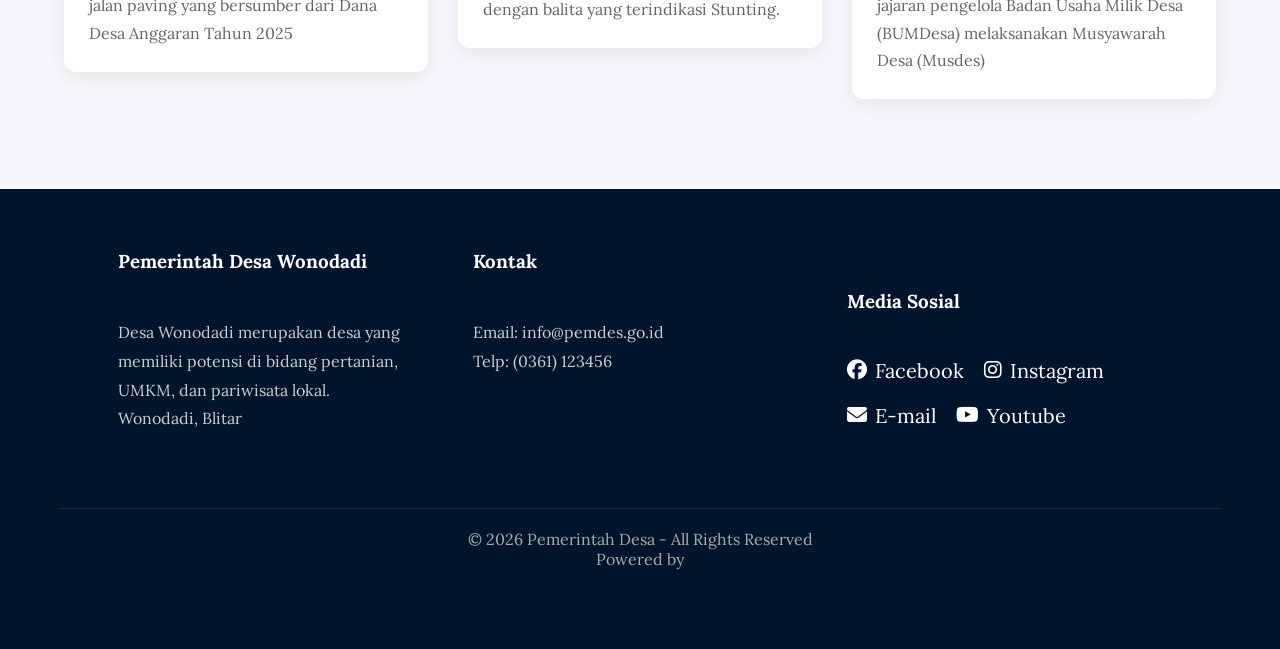
<file: UTS.1/html/berita.html>
<!DOCTYPE html>
<html lang="id">
<head>
    <meta charset="UTF-8">
    <meta name="viewport" content="width=device-width, initial-scale=1.0">
    <title>Pemerintah Desa</title>

    <link rel="stylesheet" href="../css/style.css">

    <link href="https://fonts.googleapis.com/css2?family=Lora:wght@300;400;500;600;700&display=swap" rel="stylesheet">
    <link rel="stylesheet" href="https://cdnjs.cloudflare.com/ajax/libs/font-awesome/6.5.1/css/all.min.css">

</head>
<body>

    <!-- TOPBAR -->
    <div class="topbar">
        <div class="container">
            <p> Selamat Datang ! di Website Pemerintah</p>
        </div>
    </div>

    <!-- HEADER -->
    <header>
        <div class="container header-container">

            <div class="logo">
                <img src="../foto/pemkab.jpeg" alt="pemkab">
                <div>
                    <h1>PEMERINTAH DESA WONODADI</h1>
                    <span>Portal Resmi Informasi Desa</span>
                </div>
            </div>

            <nav>
                <ul>
                    <li><a href="index.html">Beranda</a></li>
                    <li><a href="profil.html">Profil</a></li>
                    <li><a href="#">Berita</a></li>
                    <li><a href="person.html">Narahubung</a></li>
                   
                </ul>
            </nav>

        </div>
    </header>

    <!-- HERO -->
    <section class="hero">
        <div class="overlay"></div>

        <div class="hero-content">
            <h2>Melayani Dengan Cepat, Transparan dan Profesional</h2>
            <p>
                Portal informasi resmi pemerintah berisi media informasi dan pelayanan masyarakat.
     
            </p>
        </div>
    </section>

    <!-- BERITA -->
    <section class="news">
        <div class="container">

            <div class="section-title">
                <h2>Berita Terkini</h2>
                <p>Informasi terbaru pemerintah desa</p>
            </div>

            <div class="news-grid">
                <a href="../artikel/artikel1.html" class="card-link">
                <div class="card">
                    <img src="../foto/gotongroyong.jpg" alt="pembangunan Desa">
                    <div class="card-body">
                        <span>25 Agustus 2025</span>
                        <h3>Bangun Infrastruktur Jalan Paving Untuk Tingkatkan Ekonomi Masyarakat</b></h3></h3>
                        <p>
                             Pemerintah Desa Wonodadi melakukan pembangunan infrastruktur peningkatan jalan paving yang bersumber dari Dana Desa Anggaran Tahun 2025
                        </p>
                    </div>
                </div>
                </a>
                <a href="../artikel/artikel2.html" class="card-link">
                <div class="card">
                    <img src="../foto/balita.jpg" alt="Balita">
                    <div class="card-body">
                        <span>29 Agustus 2025</span>
                        <h3>Kegiatan Kelas Ibu dan Balita Cegah Stunting</h3>
                        <p>
                            Kegiatan ini dilaksanakan Jumat (29/08/2025) dibalai desa Wonodadi, 
                             Kelas ini terlaksana dengan katagori ibu dengan balita yang terindikasi Stunting.
                           
                        </p>
                    </div>
                </div>
                </a>
                <a href="../artikel/artikel3.html" class="card-link">
                <div class="card">
                    <img src="../foto/musdes.jpg" alt="Musdes">
                    <div class="card-body">
                        <span>3 Maret 2026</span>
                        <h3>Musdes LPJ BUMDesa Tahun Anggaran 2025 Tekankan Keterbukaan Pengelolaan</h3>
                        <p>
                           Badan Permusyawaratan Desa (BPD) Wonodadi, Pemerintah Desa bersama jajaran 
                           pengelola Badan Usaha Milik Desa (BUMDesa) melaksanakan Musyawarah Desa (Musdes)

                        </p>
                    </div>
                </div>
                </a>

            </div>

        </div>
    </section>
    <!-- FOOTER -->
    <footer>

        <div class="container footer-grid">

            <div>
                <h3>Pemerintah Desa Wonodadi</h3>
                <p>
                    Desa Wonodadi merupakan desa yang memiliki potensi di bidang
            pertanian, UMKM, dan pariwisata lokal. <br>
                    Wonodadi, Blitar
                </p>
            </div>

            <div>
                <h3>Kontak</h3>
                <p>Email: info@pemdes.go.id</p>
                <p>Telp: (0361) 123456</p>
            </div>
            <section class="social-media"><div>
                <h3>Media Sosial</h3>
               <div class="social-icons">
                    <a href="https://www.facebook.com/BPDwonodadiTanjungsari" target="_blank" class="social-item"><i class="fa-brands fa-facebook"></i><span>Facebook</span></a>
                    <a href="https://www.instagram.com/pemdes.wonodadi/" target="_blank" class="social-item"><i class="fa-brands fa-instagram"></i><span>Instagram</span></a>
                    <a href="https://desawonodadi@gmail.com" target="_blank" class="social-item"><i class="fa-solid fa-envelope"></i><span>E-mail</span></a>
                    <a href="https://www.youtube.com/@mediawonodadi" target="_blank" class="social-item"><i class="fa-brands fa-youtube"></i><span>Youtube</span></a>
    
            </div>
</section>
            
        </div>

        <div class="copyright">
            © 2026 Pemerintah Desa - All Rights Reserved
            <p>Powered by <a href="https://www.instagram.com/litwith.chaan?igsh=MTFtcGF3N3ZjeTM5NA==" target="_blank"></a></p>
        </div>

    </footer>

</body>
</html>
</file>
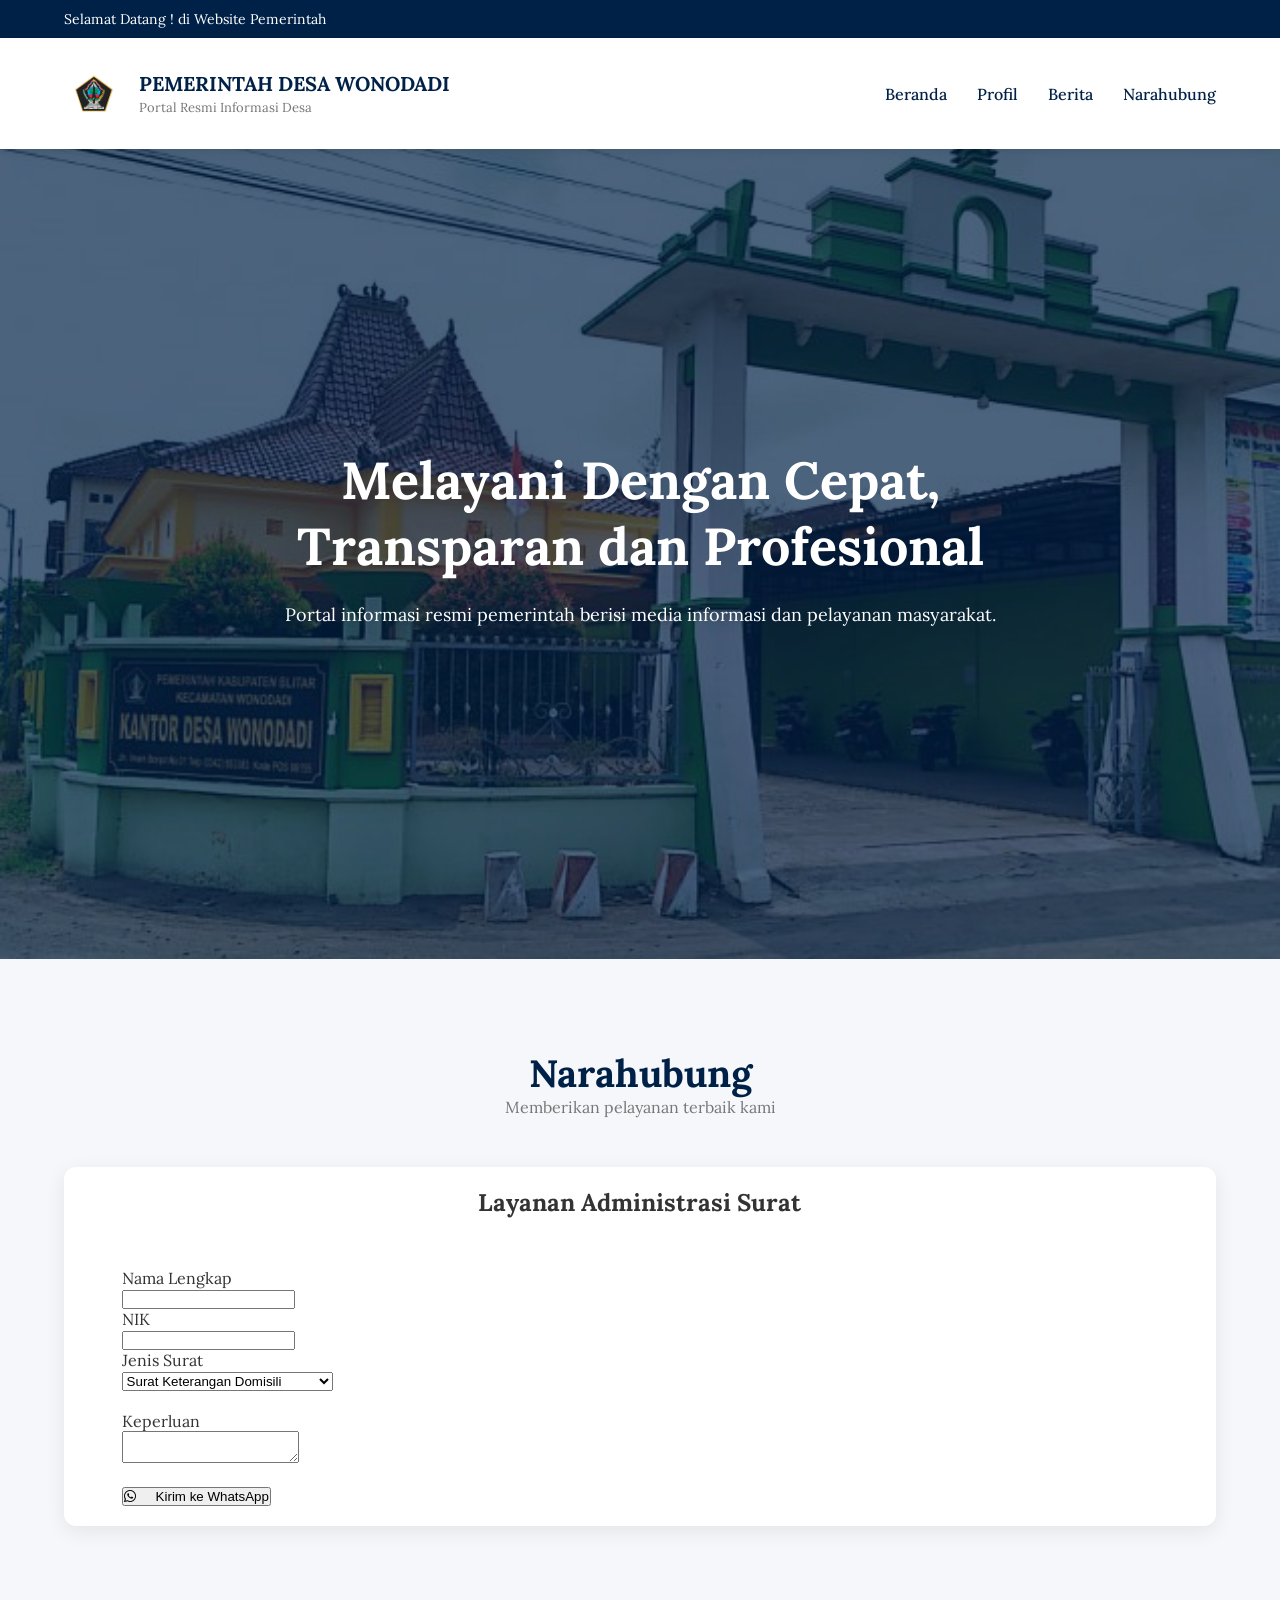
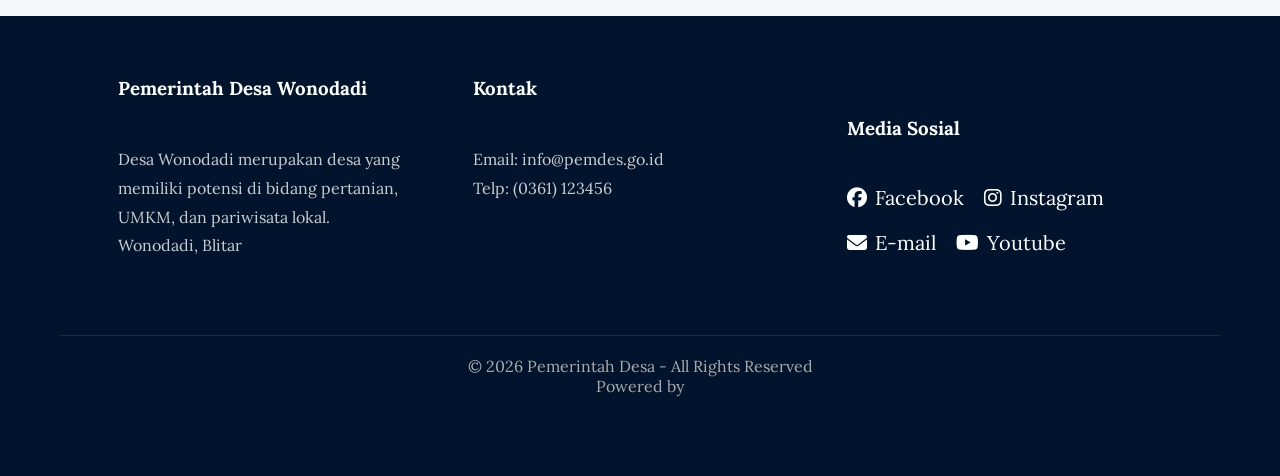
<file: UTS.1/html/person.html>
<!DOCTYPE html>
<html lang="id">
<head>
    <meta charset="UTF-8">
    <meta name="viewport" content="width=device-width, initial-scale=1.0">
    <title>Pemerintah Desa</title>

    <link rel="stylesheet" href="../css/style.css">

    <link href="https://fonts.googleapis.com/css2?family=Lora:wght@300;400;500;600;700&display=swap" rel="stylesheet">
    <link rel="stylesheet" href="https://cdnjs.cloudflare.com/ajax/libs/font-awesome/6.5.1/css/all.min.css">

</head>
<body>

    <!-- TOPBAR -->
    <div class="topbar">
        <div class="container">
            <p> Selamat Datang ! di Website Pemerintah </p>
        </div>
    </div>

    <!-- HEADER -->
    <header>
        <div class="container header-container">

            <div class="logo">
                <img src="../foto/pemkab.jpeg" alt="pemkab">
                <div>
                    <h1>PEMERINTAH DESA WONODADI</h1>
                    <span>Portal Resmi Informasi Desa</span>
                </div>
            </div>
 <!-- HAMBURGER -->
        <div class="hamburger" id="hamburger">
            <i class="fa-solid fa-bars"></i>
        </div>

            <nav id="nav-menu">
                <ul>
                    <li><a href="index.html">Beranda</a></li>
                    <li><a href="profil.html">Profil</a></li>
                    <li><a href="berita.html">Berita</a></li>
                   <li><a href="">Narahubung</a></li>
                </ul>
            </nav>

        </div>
    </header>

    <!-- HERO -->
    <section class="hero">
        <div class="overlay"></div>

        <div class="hero-content">
            <h2>Melayani Dengan Cepat, Transparan dan Profesional</h2>
            <p>
                Portal informasi resmi pemerintah berisi media informasi dan pelayanan masyarakat.
     
            </p>
        </div>
    </section>
    <!-- BERITA -->
    <section class="news">
        <div class="container">

            <div class="section-title">
                <h2>Narahubung</h2>
                <p>Memberikan pelayanan terbaik kami</p>
            </div>

            <div class="news-grid">

                <div class="card">
<div class="card"></div>
<main class="container">
<section class="content">
  <br><h2 class="section-title">Layanan Administrasi Surat</h2>

  <div class="profile-box">

    <label>Nama Lengkap</label></br>
    <input type="text" id="nama" class="form-input">
    
    <br>
    <label>NIK</label></br>
    <input type="text" id="nik" class="form-input">

    <br>
    <label>Jenis Surat</label><br>
    <select id="jenis" class="form-input">
      <option>Surat Keterangan Domisili</option>
      <option>Surat Keterangan Usaha</option>
      <option>Surat Pengantar SKCK</option>
      <option>Surat Keterangan Tidak Mampu</option>
    </select></br>
    
    <br>
    <label>Keperluan</label></br>
    <textarea id="keluhan" class="form-input"></textarea>
    </br>

    <!-- TOMBOL -->
     <br>
    <button type="button"
    class="social-icons"
    onclick="kirimWA()">
    <i class="fa-brands fa-whatsapp"></i>Kirim ke WhatsApp</button>
   
  </div>
</main>
</br>
</section>
<!-- JAVASCRIPT -->
<script>
function kirimWA() {

  const nomor = "6285731576570"; // GANTI NOMOR KAMU

  const nama = document.getElementById("nama").value;
  const nik = document.getElementById("nik").value;
  const jenis = document.getElementById("jenis").value;
  const keluhan = document.getElementById("keluhan").value;

  if (nama === "" || nik === "" || keluhan === "") {
    alert("Harap isi semua data!");
    return;
  }

  const pesan =
`Halo Admin Desa Wonodadi

Saya ingin mengurus Administrasi Surat

Nama: ${nama}
NIK: ${nik}
Jenis Surat: ${jenis}
Keperluan: ${keluhan}`;

  window.open(`https://wa.me/${nomor}?text=${encodeURIComponent(pesan)}`, "_blank");
}
</script>






   <!-- FOOTER -->
    <footer>

        <div class="container footer-grid">

            <div>
                <h3>Pemerintah Desa Wonodadi</h3>
                <p>
                    Desa Wonodadi merupakan desa yang memiliki potensi di bidang
            pertanian, UMKM, dan pariwisata lokal. <br>
                    Wonodadi, Blitar
                </p>
            </div>

            <div>
                <h3>Kontak</h3>
                <p>Email: info@pemdes.go.id</p>
                <p>Telp: (0361) 123456</p>
            </div>
            <section class="social-media"><div>
                <h3>Media Sosial</h3>
               <div class="social-icons">
                    <a href="https://www.facebook.com/BPDwonodadiTanjungsari" target="_blank" class="social-item"><i class="fa-brands fa-facebook"></i><span>Facebook</span></a>
                    <a href="https://www.instagram.com/pemdes.wonodadi/" target="_blank" class="social-item"><i class="fa-brands fa-instagram"></i><span>Instagram</span></a>
                    <a href="https://desawonodadi@gmail.com" target="_blank" class="social-item"><i class="fa-solid fa-envelope"></i><span>E-mail</span></a>
                    <a href="https://www.youtube.com/@mediawonodadi" target="_blank" class="social-item"><i class="fa-brands fa-youtube"></i><span>Youtube</span></a>
    
            </div>
</section>
            
        </div>

        <div class="copyright">
            © 2026 Pemerintah Desa - All Rights Reserved
            <p>Powered by <a href="https://www.instagram.com/litwith.chaan?igsh=MTFtcGF3N3ZjeTM5NA==" target="_blank"></a></p>
        </div>

    </footer>

</body>
</html>
</file>
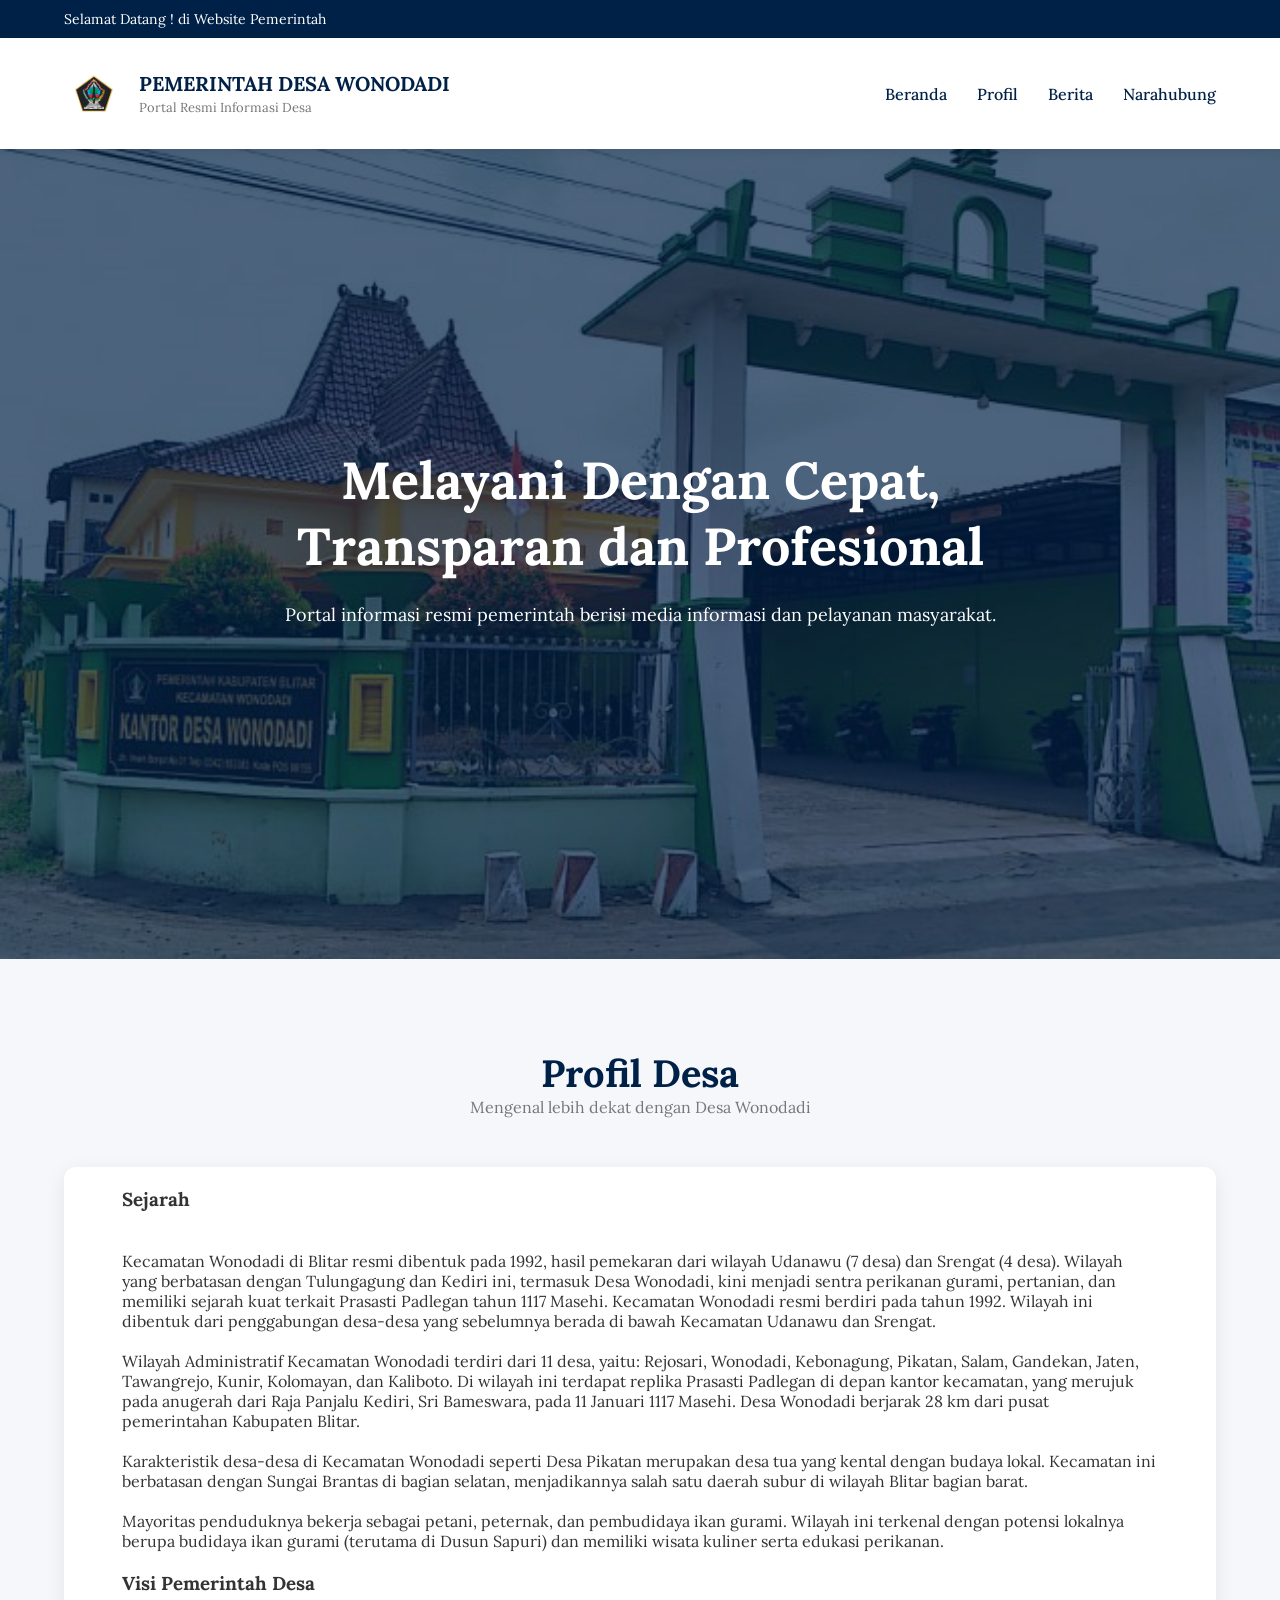
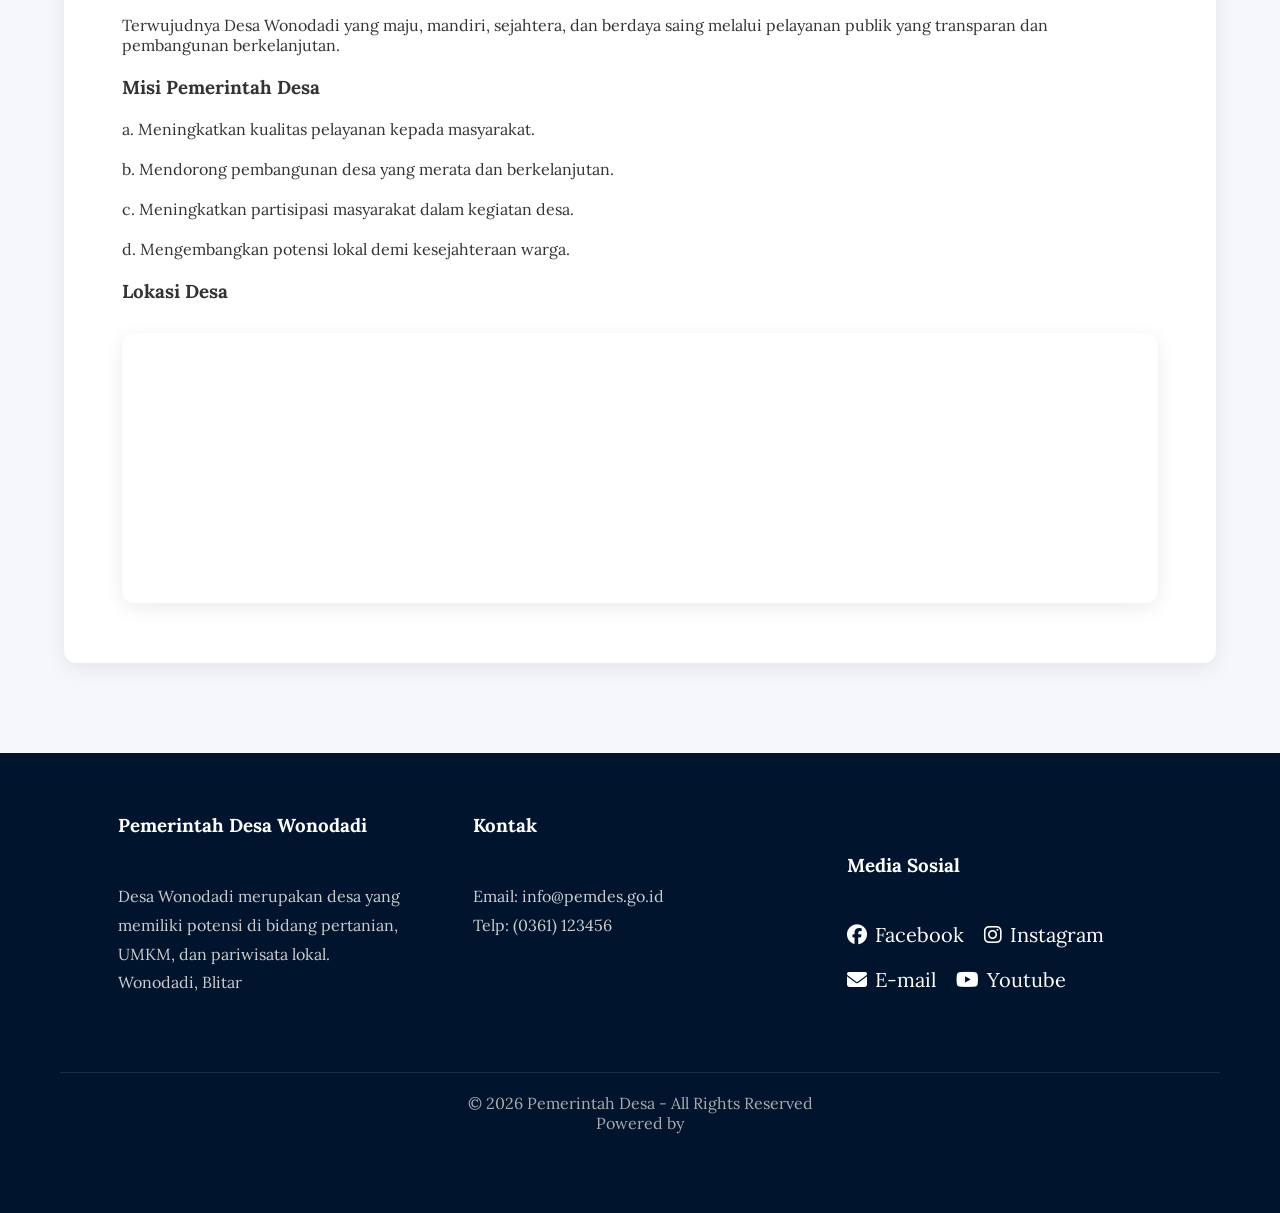
<file: UTS.1/html/profil.html>
<!DOCTYPE html>
<html lang="id">
<head>
    <meta charset="UTF-8">
    <meta name="viewport" content="width=device-width, initial-scale=1.0">
    <title>Pemerintah Desa</title>

    <link rel="stylesheet" href="../css/style.css">

    <link href="https://fonts.googleapis.com/css2?family=Lora:wght@300;400;500;600;700&display=swap" rel="stylesheet">
    <link rel="stylesheet" href="https://cdnjs.cloudflare.com/ajax/libs/font-awesome/6.5.1/css/all.min.css">

</head>
<body>

    <!-- TOPBAR -->
    <div class="topbar">
        <div class="container">
            <p> Selamat Datang ! di Website Pemerintah</p>
        </div>
    </div>

    <!-- HEADER -->
    <header>
        <div class="container header-container">

            <div class="logo">
                <img src="../foto/pemkab.jpeg" alt="pemkab">
                <div>
                    <h1>PEMERINTAH DESA WONODADI</h1>
                    <span>Portal Resmi Informasi Desa</span>
                </div>
            </div>

            <nav>
                <ul>
                    <li><a href="index.html">Beranda</a></li>
                    <li><a href="#">Profil</a></li>
                    <li><a href="berita.html">Berita</a></li>
                    <li><a href="person.html">Narahubung</a></li>
                   
                </ul>
            </nav>

        </div>
    </header>

    <!-- HERO -->
    <section class="hero">
        <div class="overlay"></div>

        <div class="hero-content">
            <h2>Melayani Dengan Cepat, Transparan dan Profesional</h2>
            <p>
                Portal informasi resmi pemerintah berisi media informasi dan pelayanan masyarakat.
     
            </p>
        </div>
    </section>

    <!-- BERITA -->
    <section class="news">
        <div class="container">

            <div class="section-title">
                <h2>Profil Desa</h2>
                <p>Mengenal lebih dekat dengan Desa Wonodadi</p>
            </div>

            <div class="news-grid">
                
                <div class="card">
                                 <main class="container">
              <section class="content">
           <br>
             <h3><b>Sejarah</b></h3>
              </br>
          <p>
           <br>Kecamatan Wonodadi di Blitar resmi dibentuk pada 1992, hasil pemekaran dari wilayah Udanawu (7 desa) dan Srengat (4 desa). 
                  Wilayah yang berbatasan dengan Tulungagung dan Kediri ini, termasuk Desa Wonodadi, kini menjadi sentra perikanan gurami, pertanian, dan memiliki sejarah kuat terkait Prasasti Padlegan tahun 1117 Masehi.
                  Kecamatan Wonodadi resmi berdiri pada tahun 1992. Wilayah ini dibentuk dari penggabungan desa-desa yang sebelumnya berada di bawah Kecamatan Udanawu dan Srengat.
                 </br>
                  <br>Wilayah Administratif Kecamatan Wonodadi terdiri dari 11 desa, yaitu: Rejosari, Wonodadi, Kebonagung, Pikatan, Salam, Gandekan, Jaten, Tawangrejo, Kunir, Kolomayan, dan Kaliboto.
                  Di wilayah ini terdapat replika Prasasti Padlegan di depan kantor kecamatan, yang merujuk pada anugerah dari Raja Panjalu Kediri, Sri Bameswara, pada 11 Januari 1117 Masehi.
                  Desa Wonodadi berjarak 28 km dari pusat pemerintahan Kabupaten Blitar. 
                 </br>
                  <br>Karakteristik desa-desa di Kecamatan Wonodadi seperti Desa Pikatan merupakan desa tua yang kental dengan budaya lokal.
                  Kecamatan ini berbatasan dengan Sungai Brantas di bagian selatan, menjadikannya salah satu daerah subur di wilayah Blitar bagian barat.
                  </br>
                  <br>Mayoritas penduduknya bekerja sebagai petani, peternak, dan pembudidaya ikan gurami. 
                  Wilayah ini terkenal dengan potensi lokalnya berupa budidaya ikan gurami (terutama di Dusun Sapuri) dan memiliki wisata kuliner serta edukasi perikanan.
                </br> 
                </p>
              </br>

                   <h3><b>Visi Pemerintah Desa</b></h3>
                <p>
                    <br>Terwujudnya Desa Wonodadi yang maju, mandiri, sejahtera, dan berdaya saing
                    melalui pelayanan publik yang transparan dan pembangunan berkelanjutan. </br> 
                </br></p>
          <h3><b>Misi Pemerintah Desa</b></h3>
          <ul>
                <p>
                    <br>a. Meningkatkan kualitas pelayanan kepada masyarakat. </br>
                <br>b. Mendorong pembangunan desa yang merata dan berkelanjutan. </br>
                <br>c. Meningkatkan partisipasi masyarakat dalam kegiatan desa. </br>
                <br>d. Mengembangkan potensi lokal demi kesejahteraan warga. </br>
              
             </ul> </p>
             <br>
    <h3>Lokasi Desa</h3></br>
<div class="map-box">
    <iframe
    src="https://maps.google.com/maps?q=Kantor%20Desa%20Wonodadi%20Blitar&t=&z=15&ie=UTF8&iwloc=&output=embed"
    fullscreen
    loading="lazy">
</iframe>
</br>
</div>
</div>
</main>
    </section>
            </div>

        </div>
    </section>
    <!-- FOOTER -->
    <footer>

        <div class="container footer-grid">

            <div>
                <h3>Pemerintah Desa Wonodadi</h3>
                <p>
                    Desa Wonodadi merupakan desa yang memiliki potensi di bidang
            pertanian, UMKM, dan pariwisata lokal. <br>
                    Wonodadi, Blitar
                </p>
            </div>

            <div>
                <h3>Kontak</h3>
                <p>Email: info@pemdes.go.id</p>
                <p>Telp: (0361) 123456</p>
            </div>
            <section class="social-media"><div>
                <h3>Media Sosial</h3>
               <div class="social-icons">
                    <a href="https://www.facebook.com/BPDwonodadiTanjungsari" target="_blank" class="social-item"><i class="fa-brands fa-facebook"></i><span>Facebook</span></a>
                    <a href="https://www.instagram.com/pemdes.wonodadi/" target="_blank" class="social-item"><i class="fa-brands fa-instagram"></i><span>Instagram</span></a>
                    <a href="https://desawonodadi@gmail.com" target="_blank" class="social-item"><i class="fa-solid fa-envelope"></i><span>E-mail</span></a>
                    <a href="https://www.youtube.com/@mediawonodadi" target="_blank" class="social-item"><i class="fa-brands fa-youtube"></i><span>Youtube</span></a>
    
            </div>
</section>
            
        </div>

        <div class="copyright">
            © 2026 Pemerintah Desa - All Rights Reserved
            <p>Powered by <a href="https://www.instagram.com/litwith.chaan?igsh=MTFtcGF3N3ZjeTM5NA==" target="_blank"></a></p>
        </div>

    </footer>

</body>
</html>
</file>
<file: UTS.1/css/style.css>
*{
    margin:0;
    padding:0;
    box-sizing:border-box;
}

body{
    font-family:'Lora',sans-serif;
    background:#f5f7fa;
    color:#333;
}

.container{
    width:90%;
    max-width:1200px;
    margin:auto;
}

.topbar{
    background:#002147;
    color:white;
    padding:10px 0;
    font-size:14px;
}

header{
    width: 100%;
    background:white;
    box-shadow:0 2px 10px rgba(0,0,0,0.1);
    position:sticky;
    top:0;
    z-index:2000;
}

.header-container{
    display:flex;
    justify-content:space-between;
    align-items:center;
    padding:18px 0;
    position: relative;
}

.logo{
    display:flex;
    align-items:center;
    gap:15px;
}

.logo img{
    width:60px;
}

.logo h1{
    font-size:20px;
    color:#002147;
}

.logo span{
    font-size:13px;
    color:#777;
}

nav ul{
    display:flex;
    list-style:none;
    gap:30px;
}

nav a{
    text-decoration:none;
    color:#002147;
    font-weight:500;
    transition:0.3s;
    position: relative;
}

nav a:hover{
    color:#0077ff;
}

.hamburger{
    position: relative;
    display: none;
    font-size: 30px;
    color: #002147;
    cursor: pointer;
    z-index: 9999;
    }
.hero{
    height:90vh;
    background:url('../foto/kantor.jpg') center/cover;
    position:relative;
    display:flex;
    align-items:center;
    justify-content:center;
}

.overlay{
    position:absolute;
    width:100%;
    height:100%;
    background:rgba(0,33,71,0.7);
}

.hero-content{
    position:relative;
    color:white;
    text-align:center;
    width:70%;
}

.hero-content h2{
    font-size:52px;
    margin-bottom:20px;
}

.hero-content p{
    font-size:18px;
    margin-bottom:30px;
    line-height:1.8;
}

.hero-content button{
    padding:15px 35px;
    border:none;
    background:#0077ff;
    color:white;
    font-size:16px;
    border-radius:5px;
    cursor:pointer;
}

.section-title{
    text-align:center;
    margin-bottom:50px;
}

.section-title h2{
    font-size:38px;
    color:#002147;
}

.section-title p{
    color:#777;
}

.news{
    padding:90px 0;
}

.news-grid{
    display:grid;
    grid-template-columns:repeat(auto-fit,minmax(300px,1fr));
    gap:30px;
}

.card{
    background:white;
    border-radius:12px;
    overflow:hidden;
    box-shadow:0 5px 20px rgba(0,0,0,0.08);
    transition:0.3s;
}

.card:hover{
    transform:translateY(-8px);
}

.card img{
    width:100%;
    height:220px;
    object-fit:cover;
}

.card-body{
    padding:25px;
}

.card-body span{
    color:#0077ff;
    font-size:14px;
}

.card-body h3{
    margin:15px 0;
    color:#002147;
}

.card-body p{
    color:#666;
    line-height:1.7;
}
.card-link{
    text-decoration:none;
    color:inherit;
    display:block;
}

.card-link:hover{
    text-decoration:none;
    color:inherit;
}

.services{
    background:#002147;
    padding:90px 0;
}

.white h2,
.white p{
    color:white;
}

.service-grid{
    display:grid;
    grid-template-columns:repeat(auto-fit,minmax(250px,1fr));
    gap:25px;
}

.service-box{
    background:white;
    padding:40px 30px;
    border-radius:10px;
    text-align:center;
    transition:0.3s;
}

.service-box:hover{
    transform:translateY(-8px);
}

.service-box h3{
    color:#002147;
    margin-bottom:10px;
}

.stats{
    padding:80px 0;
    background:#f0f4f8;
}

.stats-grid{
    display:grid;
    grid-template-columns:repeat(auto-fit,minmax(200px,1fr));
    gap:20px;
    text-align:center;
}

.stat-item{
    background:white;
    padding:40px;
    border-radius:10px;
}

.stat-item h2{
    color:#0077ff;
    font-size:42px;
}

footer{
    background:#00152d;
    color:white;
    padding:60px;
}

.footer-grid{
    display:grid;
    grid-template-columns:repeat(auto-fit,minmax(250px,1fr));
    gap:20px;
    padding-bottom:40px;
}

.footer-grid h3{
    margin-bottom:45px;
}

.footer-grid p{
    color:#ccc;
    line-height:1.8;
}

.map-box{
 width:100%;
    overflow:hidden;
    border-radius:12px;
    position:relative;
    box-shadow:0 5px 20px rgba(0,0,0,0.08);
    background:white;
    margin-top: 10px;
    margin-bottom: 60px;
}
.map-box iframe{
    width:100%;
    height:250px;
    border:none;
    display:block;
    border-radius:12px;
}
.social-media {
  
    padding: 40px 20px;
    color: white;
}
.social-media h2 {
    font-size: 38px;
    margin-bottom: 25px;
    font-weight: bold;
}

.social-icons {
    display: flex;
    flex-wrap: wrap;
    gap: 20px;
    align-items: center;
}

.social-icons a {
     text-decoration: none;
    color:white;
    font-size: 20px;
    transition: 0.3s ease;
    display: flex;
    align-items: center;
    gap: 8px;
}

.social-icons a:hover {
    background: #294c58;
    
    transform: scale(1.1);
}

.copyright{
    border-top:1px solid rgba(255,255,255,0.1);
    text-align:center;
    padding:20px;
    color:#aaa;
}

@media(max-width:768px){

   
    .header-container{
        flex-direction:row;
        justify-content: space-between;
        align-items: center;
    }
    .hamburger{
        display: block;
    }
    .nav{
        position: absolute;
        top: 100%;
        left:0;
        width: 100%;
    }
    .nav ul{
        display: none;
        flex-direction: column;
        background: white;
        width: 100%;
        padding: 20px 0;
        gap: 0;
        box-shadow: 0 5px 15px rgba(0,0,0,0.1);
    }
    /* saat aktif */
    nav ul.active{
        display:flex;
    }

    nav ul li{
        width:100%;
        text-align:center;
        padding:15px 0;
        border-bottom:1px solid #eee;
    }

    nav ul li:last-child{
        border-bottom:none;
    }

    .hero-content{
        width:90%;
    }

    .hero-content h2{
        font-size:34px;
    }
    .map-box iframe{
        height: 250px;
    }
    
}
</file>
<file: cv/css/style.css>
* {
            margin: 0;
            padding: 0;
            box-sizing: border-box;
            font-family: Segoe UI, sans-serif;
         }

        body {
            background: linear-gradient(135deg,#3410d4, #140653);
            padding: 40px;
        }

        /*CONTAINER */

        .cv-container {
            max-width: 950px;
            margin: auto ;
            background: white;
            border-radius: 12px;
            box-shadow: 0 10px 30px rgba(0,0,0,0.2);
            overflow: hidden; 
        }

        /*HEADER*/

        .header {
            background: #2d6cdf;
            color: white;
            display: flex;
            align-items: center;
            padding: 25px 30px;
            gap: 20px;
            opacity: 0;
            animation: fadeIn 1.5s ease forwards;
        }

        @keyframes fadeIn {
            from { opacity: 0; transform: translateY(-20px);}
            to {opacity: 1; transform: translateY(0);}
        }

        .profil-img {
            width: 100px;
            height: 100px;
            border-radius: 50%;
            object-fit: cover;
        }

        .name {
            font-size: 26px;
            font-weight: bold;
        }

        .job {
            font-size: 15px;
            opacity: 0.9;
        }

         .social-icons {
             margin-top: 8px;
             display: flex;
             gap: 12px;
        }

        .social-icons a{
            color:#fff;
            font-size: 30px;
            transition: 0.3s;
        }
        
        .social-icons a:hover {
            color: #25D366; /* WhatsApp hijau saat hover */
        }
        .social-icons a:nth-child(2):hover {
            color: #E1306C; /* Instagram pink saat hover */
        }
        .social-icons a:nth-child(3):hover {
            color:#0756ea; /* Facebook biru saat hover */
        }       

    
        /*MAIN*/

        .main {
            display: grid;
            grid-template-columns: 300px 1fr;
        }

        /*LEFT*/

        .left {
            background: #f5f7ff;
            padding: 25px;
        }

        .section {
            margin-bottom: 25px;
        }

        .section h2 {
            font-size: 18px;
            color: #2d6cdf;
            margin-bottom: 10px;
            border-bottom: 2px solid #ddd;
            padding-bottom: 4px;

        }

        .info {
            font-size: 14px;
            margin-bottom: 10px;

        }

        /*SKILL*/

        .skill {
            font-size: 14px;
            margin-bottom: 10px;
        }

        .bar {
            background: #ddd;
            height: 8px;
            border-radius: 20px;
            margin-top: 4px;
        }

        .fill {
            background: #2d6cdf;
            height: 8px;
            border-radius: 20px;
            width:0; /*mulai dr kosong */
        }
       

        /*BUTTON*/

        .github-btn {
            display: inline-block;
            margin-top: 10px;
            padding: 9px 9px;
            background: #24292e;
            color: white;
            text-decoration: none;
            border-radius: 6px;
            font-size: 14px;
            transition: 0.3s;

        }
     
        .github-btn:hover{
            background: rgb(91, 126, 214);
            box-shadow: 0 0 10px #243e74; /* efek glow biru */
            transform:scale(1.05); /* sedikit besar */
        }

        .linkedin-btn {
           display: inline-block;
            margin-top: 10px;
            padding: 9px 9px;
            background: #24292e;
            color: white;
            text-decoration: none;
            border-radius: 6px;
            font-size: 14px;
            transition: 0.3s; 
        }

        .linkedin-btn:hover{
            background: rgb(91, 126, 214);
            box-shadow: 0 0 10px #243e74; /* efek glow biru */
            transform:scale(1.05); /* sedikit besar */
        }

        /*RIGHT*/

        .right {
            padding: 30px;

        }

        .right p {
            line-height: 1.6;
            font-size: 14px;
            margin-bottom: 15px;
 
        }

        ul {
            padding-left: 20px;
            line-height: 1.6;
            font-size: 14px;

        }

        /*FOOTER*/

        .footer {
            text-align: center;
            padding: 12px;
            background: #f1f1f1;
            font-size: 13px;

        }
</file>
